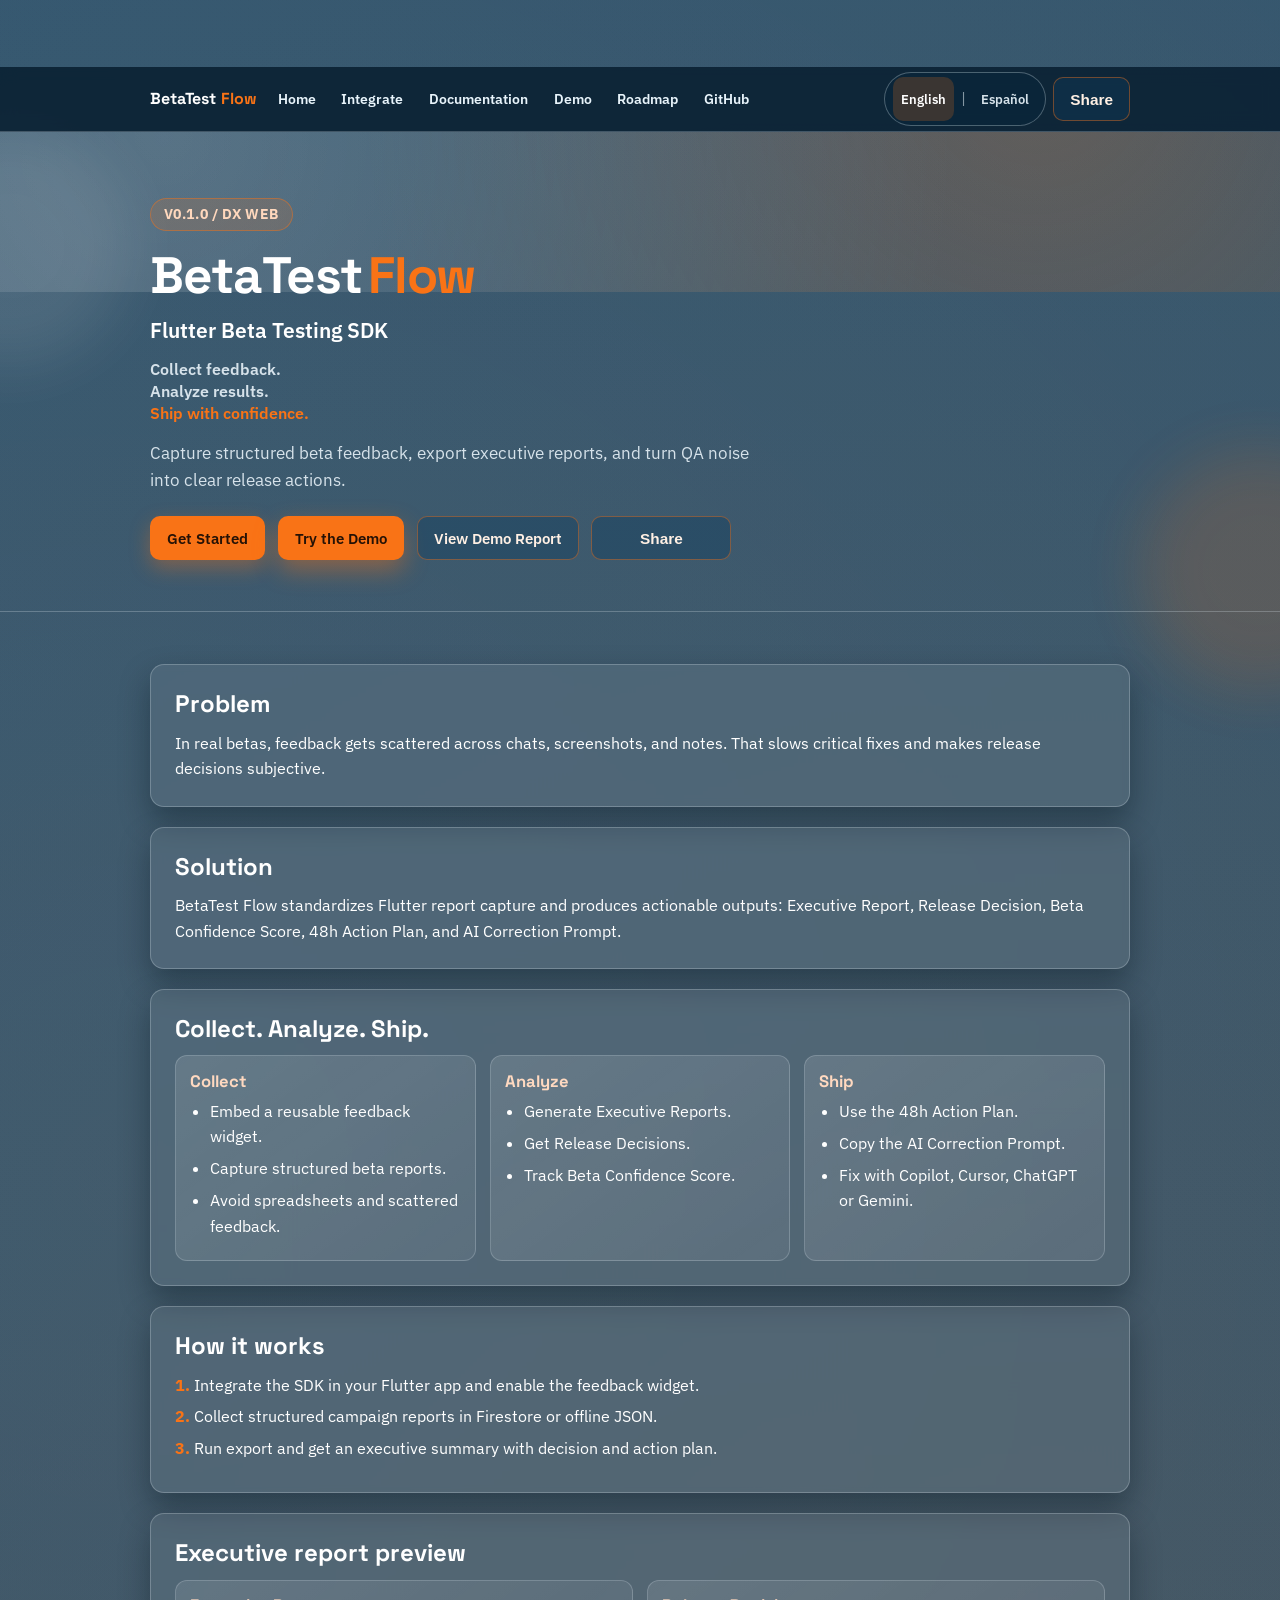
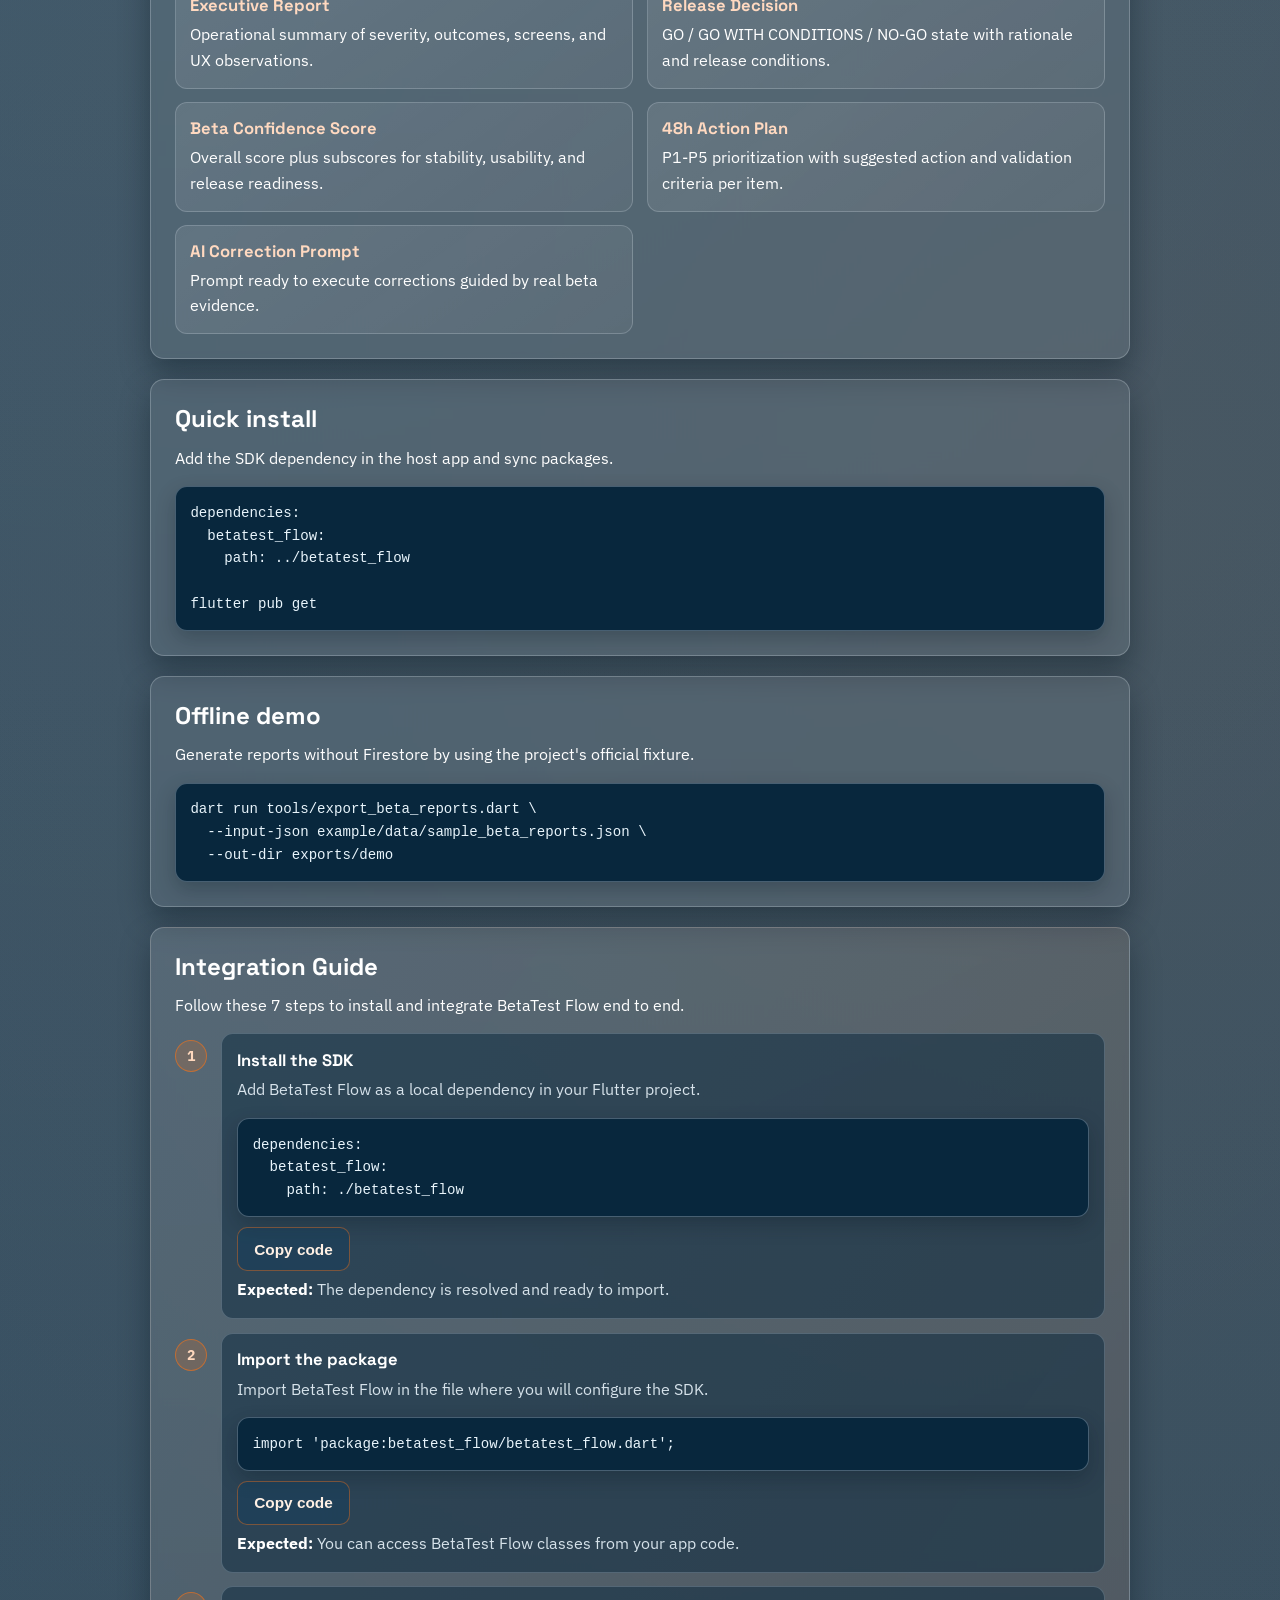
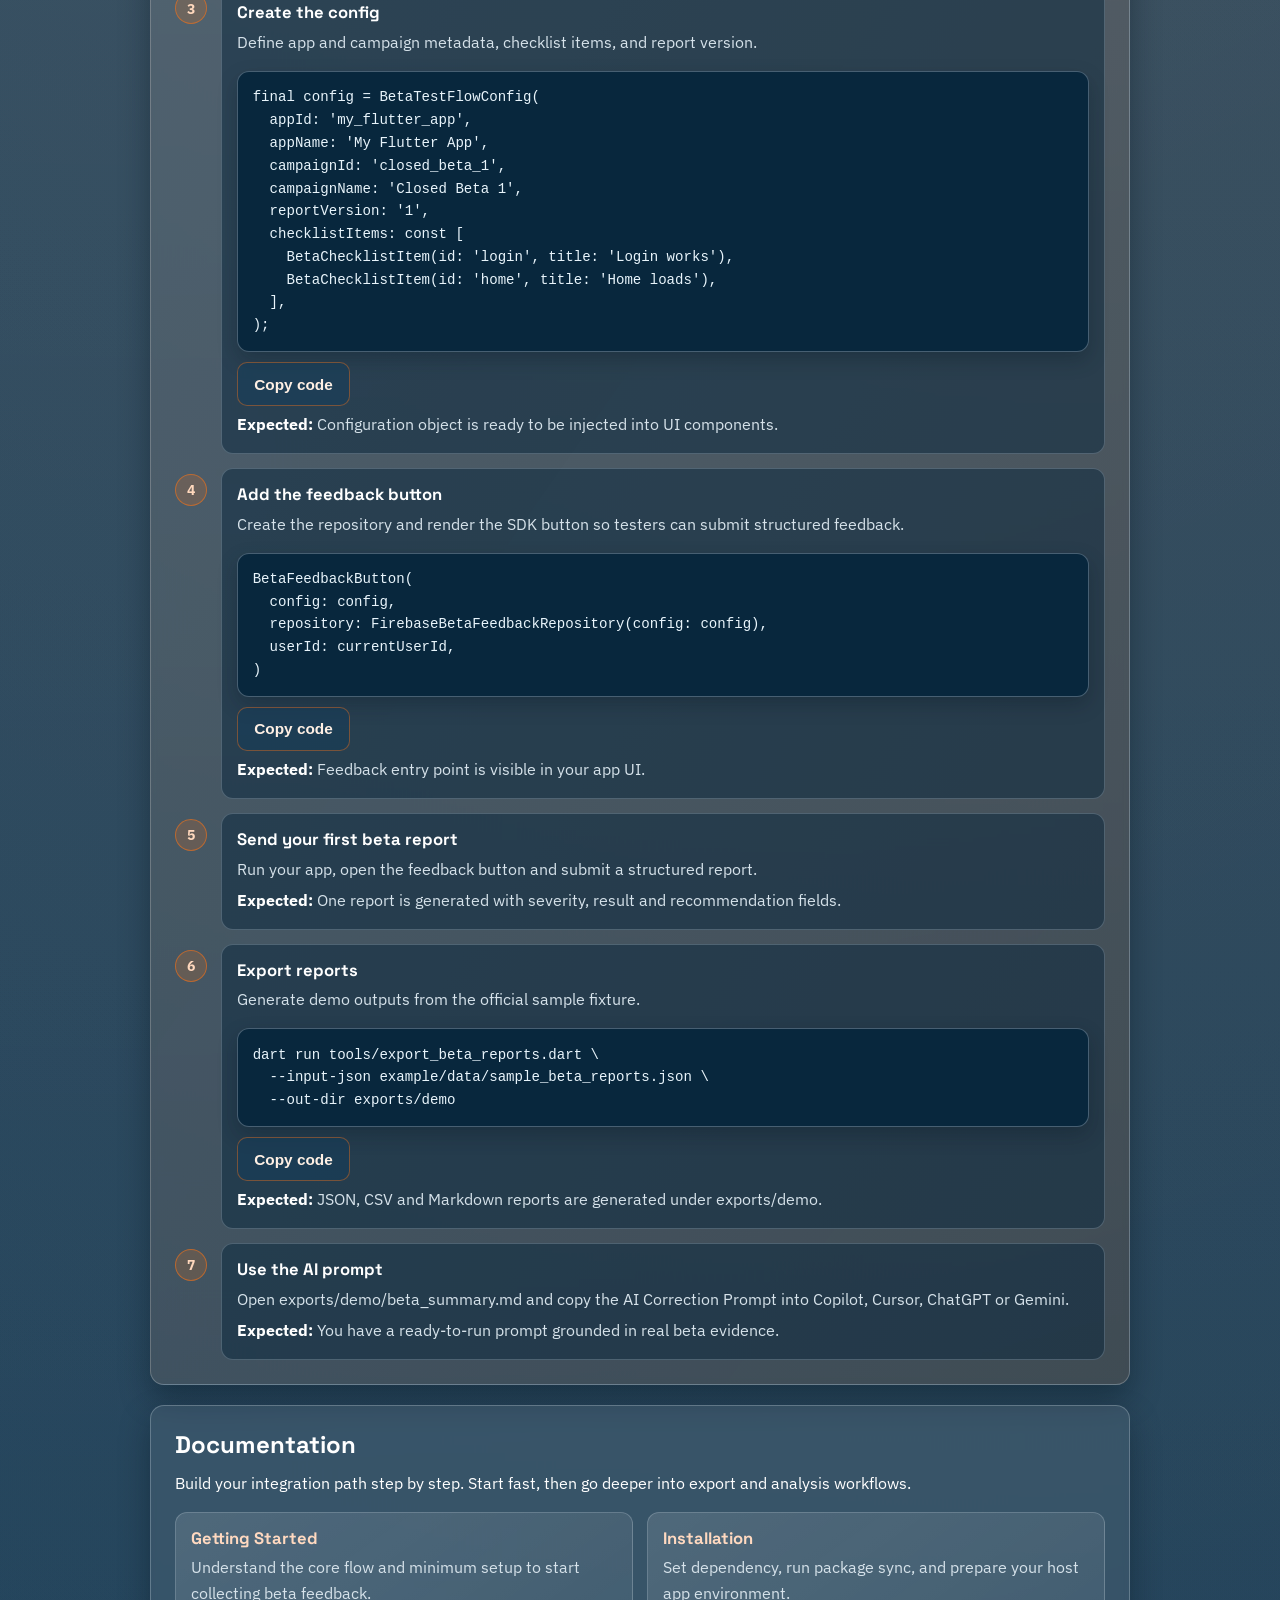
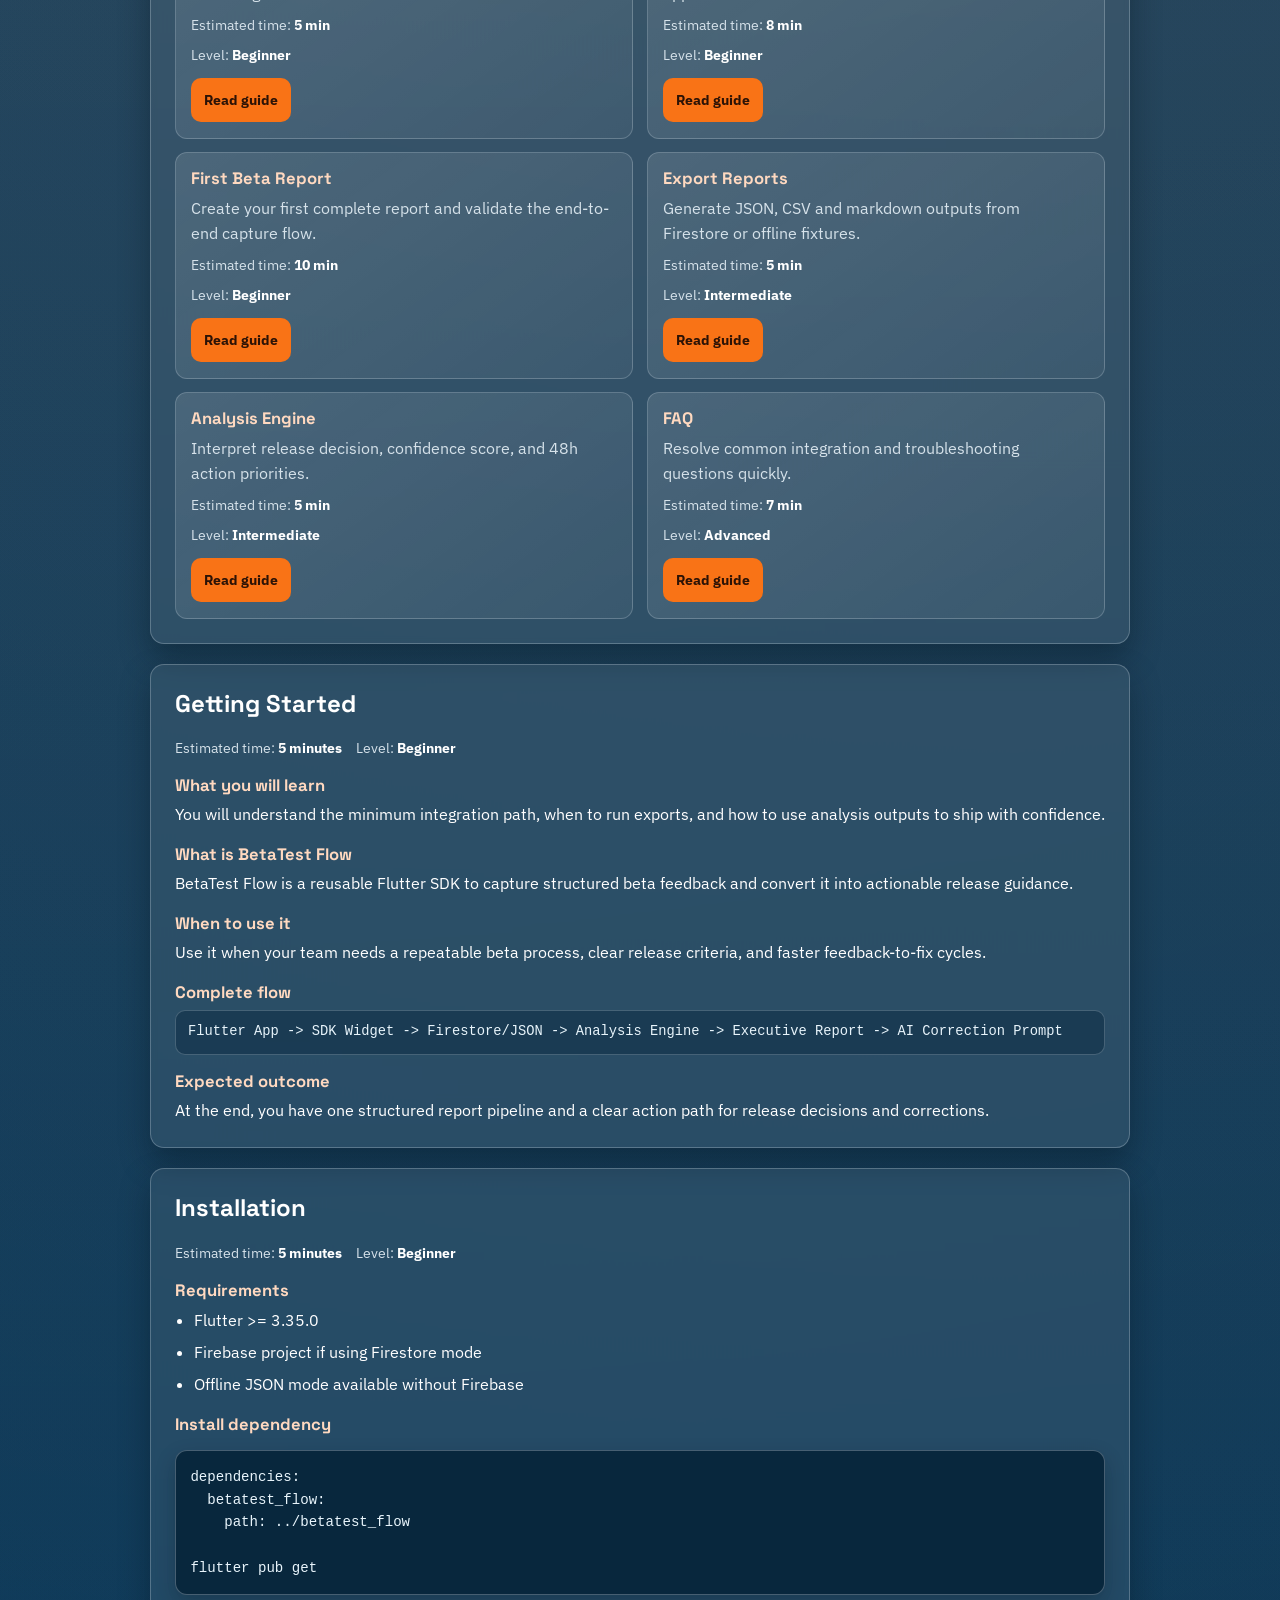
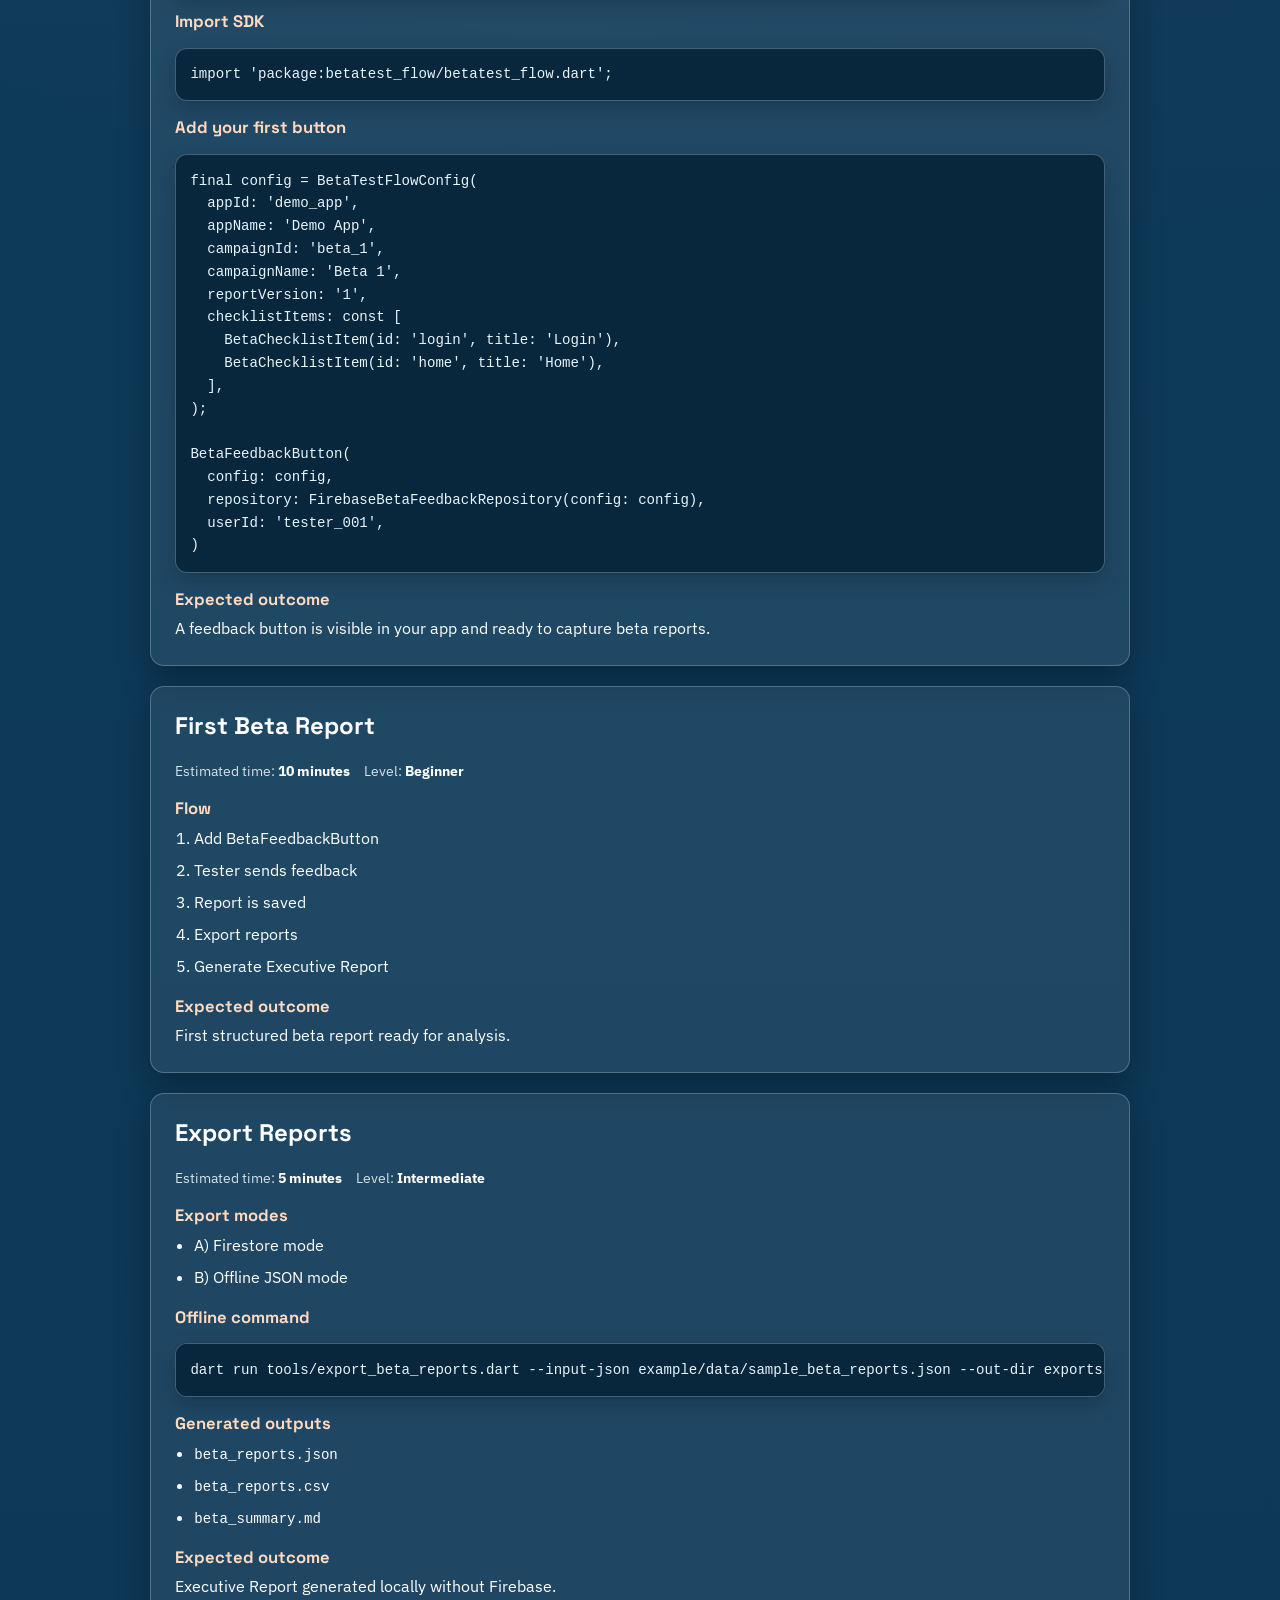
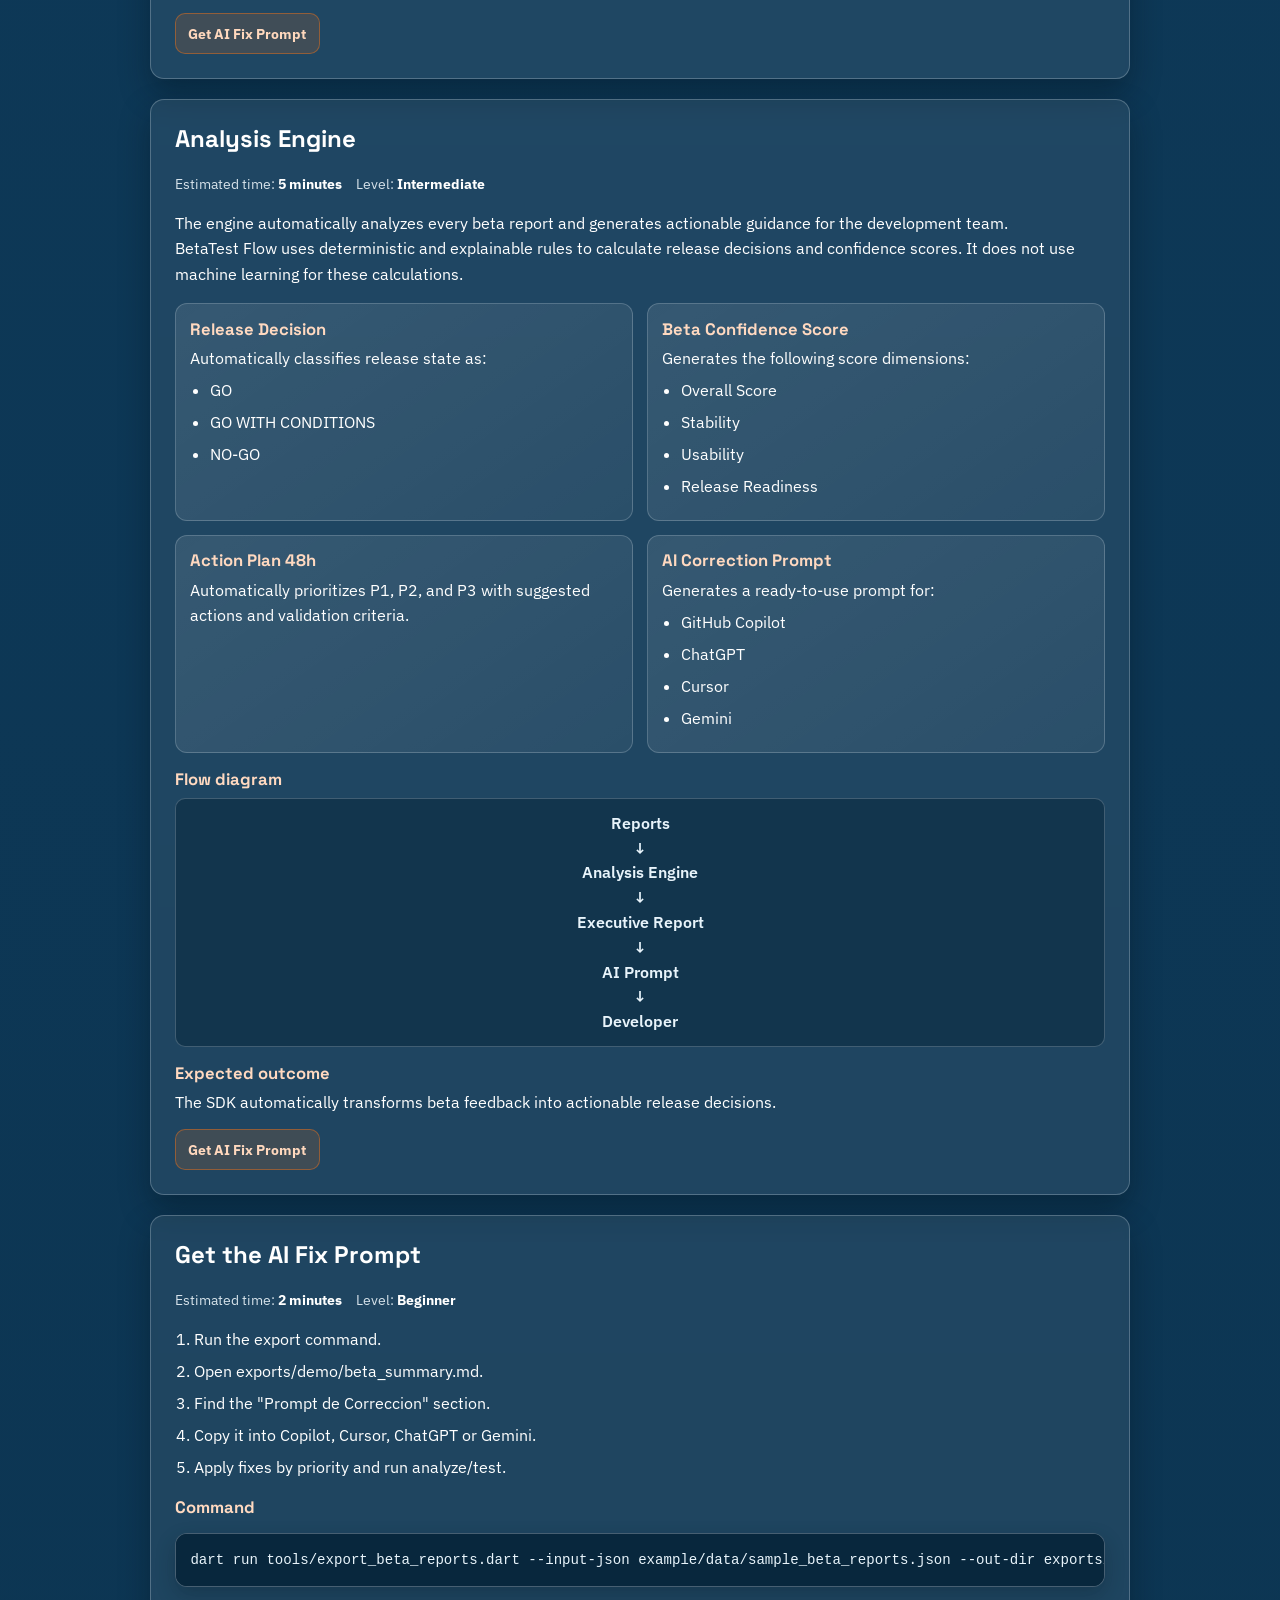
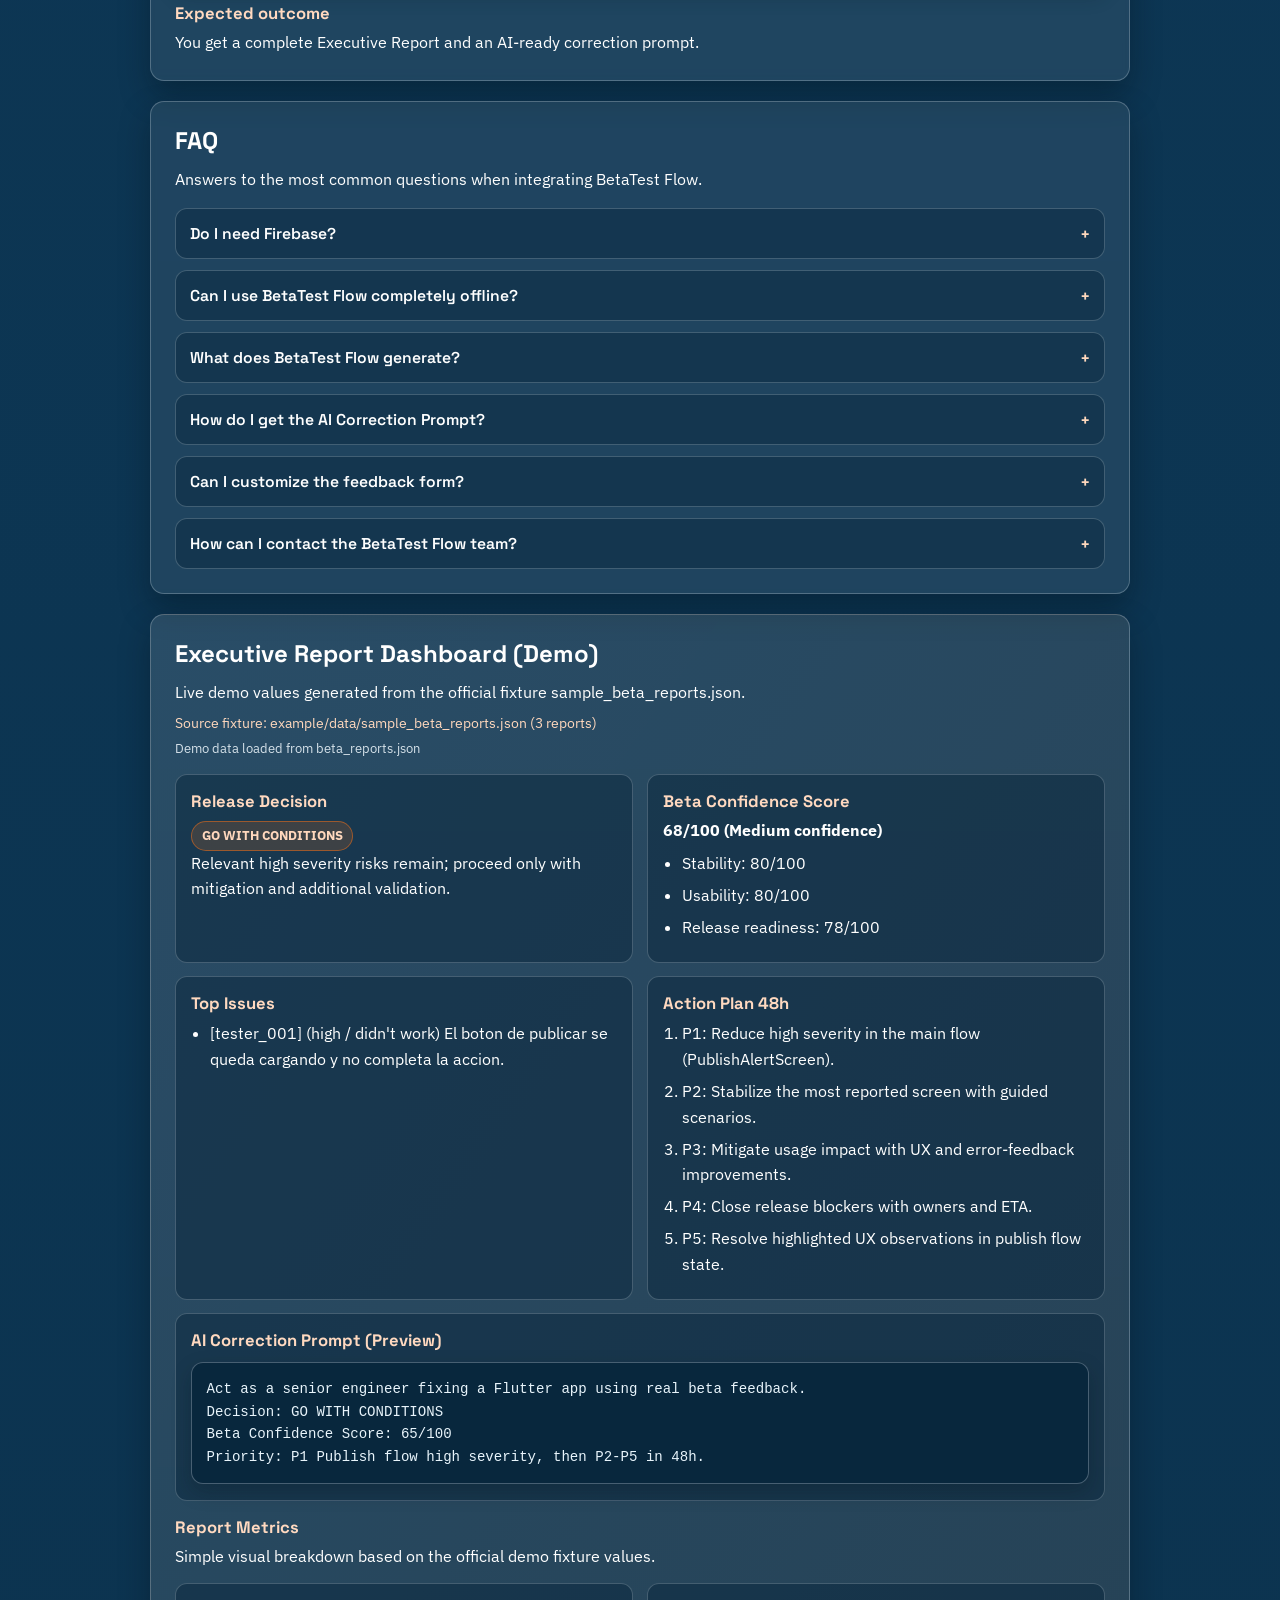
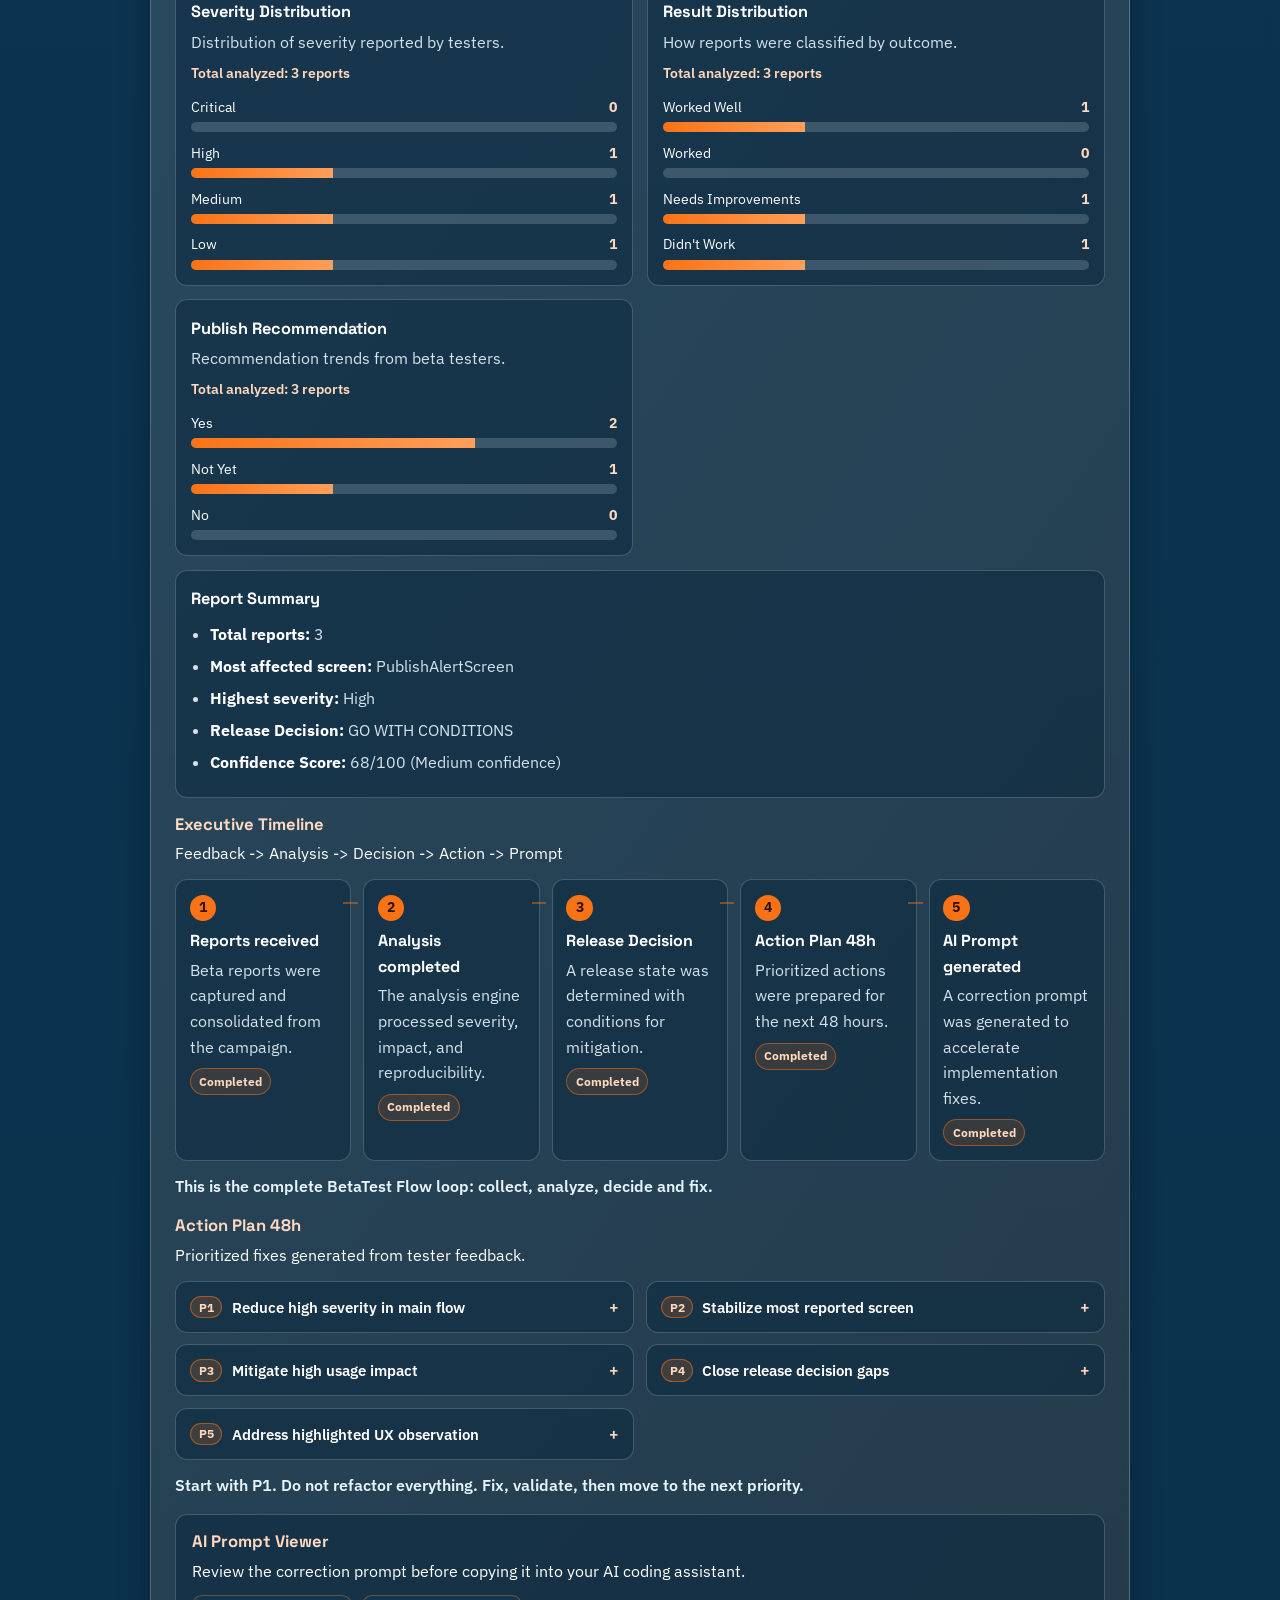
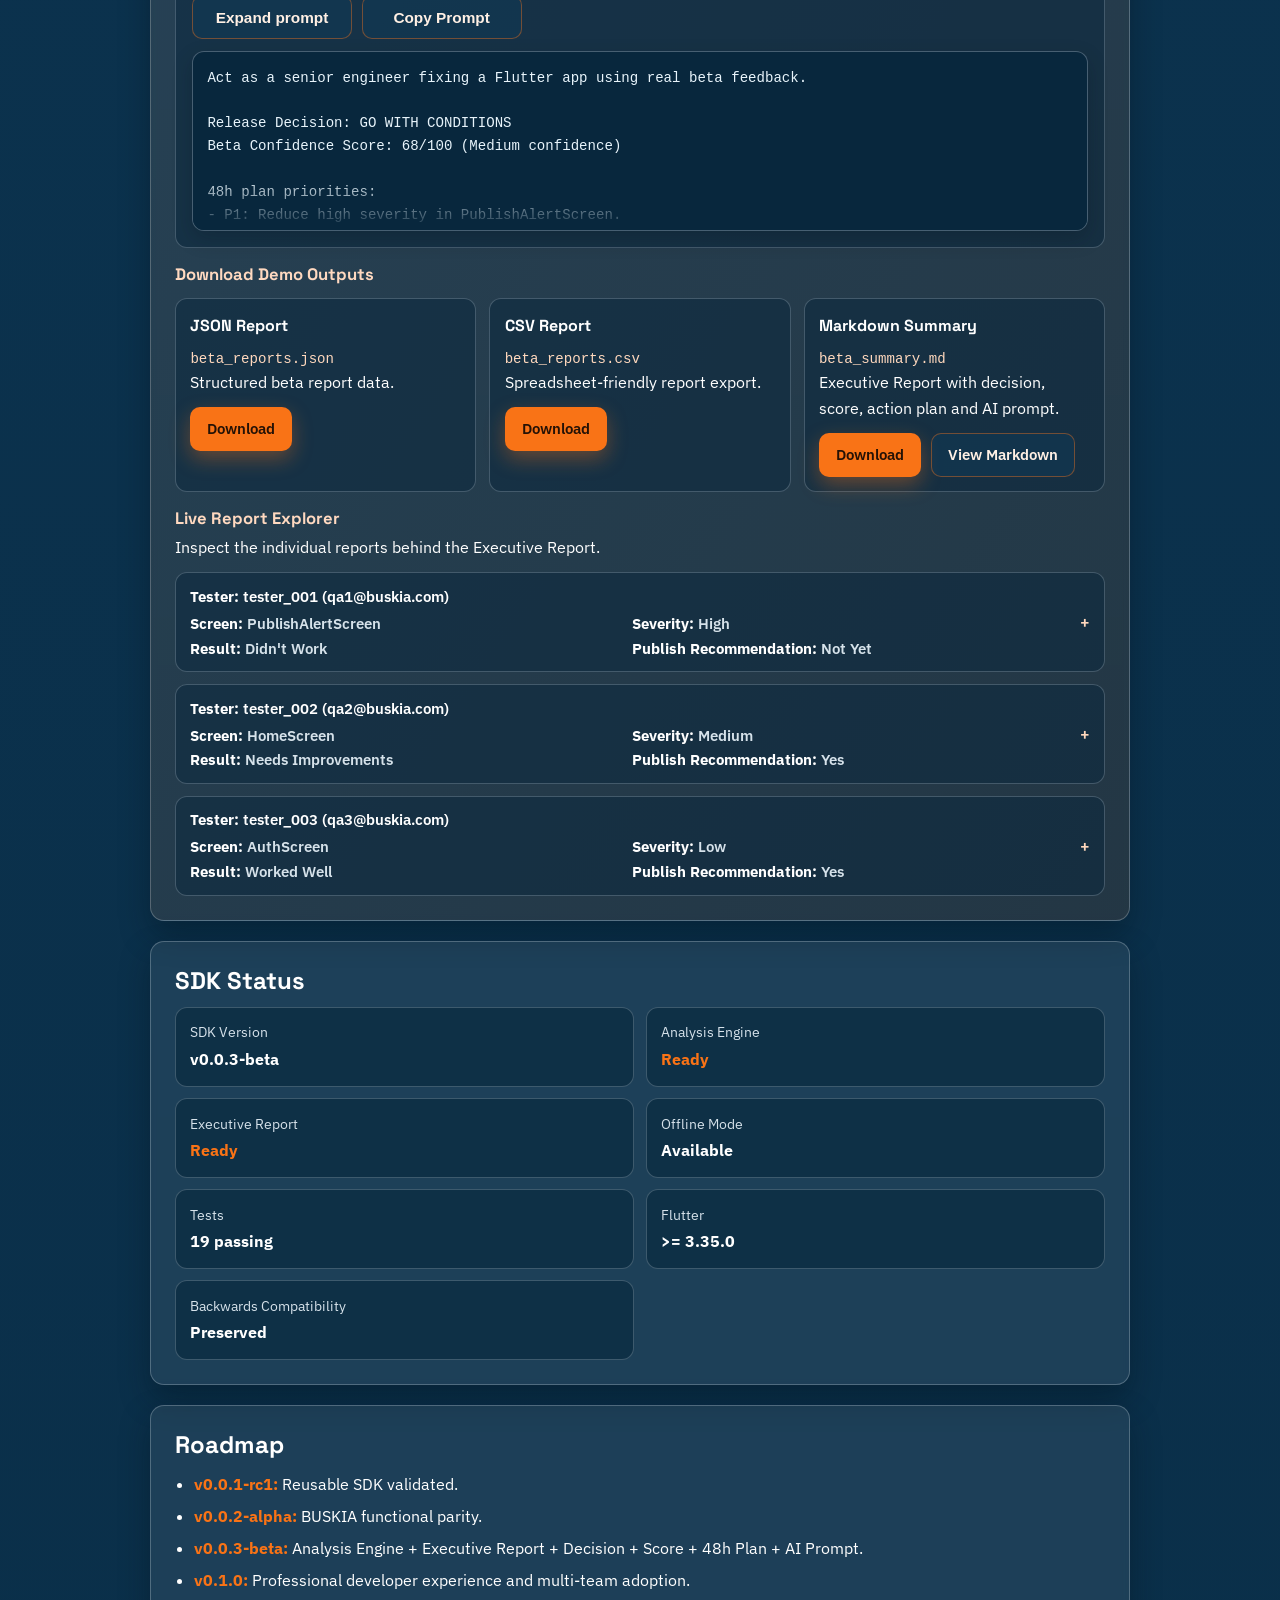
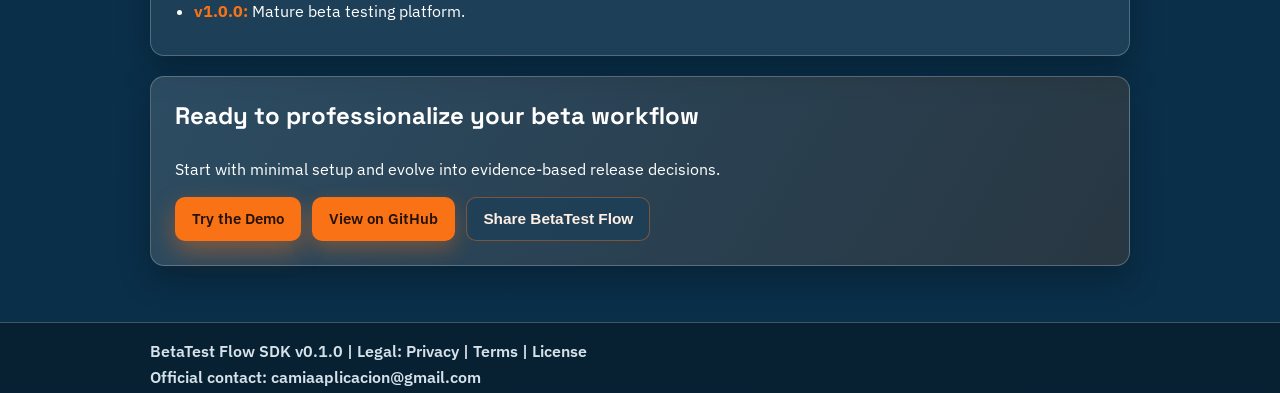
<file: hosting/index.html>
<!DOCTYPE html>
<html lang="en">
  <head>
    <meta charset="utf-8">
    <meta name="viewport" content="width=device-width, initial-scale=1">
    <title>BetaTest Flow | Flutter Beta Testing SDK</title>
    <meta id="meta-description" name="description" content="Collect structured beta feedback, generate executive reports and AI-powered fix prompts for Flutter applications.">
    <meta name="keywords" content="Flutter, Beta Testing, SDK, QA, Feedback, Firebase, Executive Report, AI Prompt">
    <meta name="author" content="BetaTest Flow">
    <meta name="theme-color" content="#0F3D5E">
    <meta name="color-scheme" content="dark light">
    <link rel="canonical" href="https://betatest-flow.web.app/">
    <link rel="alternate" hreflang="en" href="https://betatest-flow.web.app/">
    <link rel="alternate" hreflang="es" href="https://betatest-flow.web.app/?lang=es">

    <meta property="og:title" content="BetaTest Flow">
    <meta property="og:description" content="Flutter Beta Testing SDK">
    <meta property="og:type" content="website">
    <meta property="og:locale" content="en_US">
    <!-- TODO: Replace with final social preview image before public launch. -->
    <meta property="og:image" content="/images/social-preview.png">
    <meta property="og:url" content="https://betatest-flow.web.app/">

    <meta name="twitter:card" content="summary_large_image">
    <meta name="twitter:title" content="BetaTest Flow">
    <meta name="twitter:description" content="Flutter Beta Testing SDK">
    <meta name="twitter:image" content="/images/social-preview.png">

    <link rel="manifest" href="/manifest.json">
    <link rel="icon" href="/favicon.svg" type="image/svg+xml">
    <link rel="icon" href="/favicon.ico" sizes="any">
    <link rel="apple-touch-icon" href="/apple-touch-icon.png">
    <link rel="icon" type="image/png" sizes="192x192" href="/android-chrome-192x192.png">
    <link rel="icon" type="image/png" sizes="512x512" href="/android-chrome-512x512.png">
    <link rel="preconnect" href="https://fonts.googleapis.com">
    <link rel="preconnect" href="https://fonts.gstatic.com" crossorigin>
    <link rel="preload" href="styles.css" as="style">
    <link href="https://fonts.googleapis.com/css2?family=IBM+Plex+Sans:wght@400;500;600;700&family=Space+Grotesk:wght@500;600;700&display=swap" rel="stylesheet">
    <link rel="stylesheet" href="styles.css">
  </head>
  <body id="top">
    <div class="bg-orb bg-orb--left" aria-hidden="true"></div>
    <div class="bg-orb bg-orb--right" aria-hidden="true"></div>
    <div id="a11y-live-region" class="sr-only" role="status" aria-live="polite" aria-atomic="true"></div>

    <header class="top-nav">
      <div class="container top-nav__inner">
        <a class="top-nav__brand" href="#top" aria-label="BetaTest Flow home">
          <span class="brand-betatest">BetaTest</span>
          <span class="brand-flow">Flow</span>
        </a>

        <nav class="top-nav__links" aria-label="Primary">
          <a class="top-nav__link" href="#top" data-i18n="nav.home">Home</a>
          <a class="top-nav__link" href="#integration-guide" data-i18n="nav.integrate">Integrate</a>
          <a class="top-nav__link" href="#documentation" data-i18n="nav.documentation">Documentation</a>
          <a class="top-nav__link" href="#executive-report" data-i18n="nav.demo">Demo</a>
          <a class="top-nav__link" href="#roadmap" data-i18n="nav.roadmap">Roadmap</a>
          <a class="top-nav__link" href="https://github.com/camiaaplicacion-collab/betatest-flow" target="_blank" rel="noreferrer" data-i18n="nav.github">GitHub</a>
        </nav>

        <div class="top-nav__actions">
          <nav class="language-switch" aria-label="Language selector">
            <button class="language-switch__button" type="button" data-lang="en" aria-pressed="true">English</button>
            <span class="language-switch__separator" aria-hidden="true">|</span>
            <button class="language-switch__button" type="button" data-lang="es" aria-pressed="false">Español</button>
          </nav>
          <button class="btn btn--ghost top-nav__share" type="button" data-share-trigger data-i18n="share.hero">Share</button>
        </div>
      </div>
    </header>

    <header class="hero">
      <div class="hero__gradient" aria-hidden="true"></div>
      <div class="container hero__content">
        <div class="hero__top">
          <p class="badge">v0.1.0 / DX Web</p>
        </div>
        <h1 class="brand-wordmark"><span class="brand-betatest">BetaTest</span> <span class="brand-flow">Flow</span></h1>
        <p class="hero-subtitle" data-i18n="hero.subtitle">Flutter Beta Testing SDK</p>
        <p class="hero-flow" data-i18n-html="hero.flow">Collect feedback.<br>Analyze results.<br><span>Ship with confidence.</span></p>
        <p class="lead" data-i18n="hero.lead">Capture structured beta feedback, export executive reports, and turn QA noise into clear release actions.</p>
        <div class="hero__actions">
          <a class="btn btn--primary" href="#instalacion" data-i18n="hero.ctaStart">Get Started</a>
          <a class="btn btn--primary btn--demo" href="#executive-report" data-i18n="hero.ctaTryDemo">Try the Demo</a>
          <a class="btn btn--ghost" href="#informe" data-i18n="hero.ctaDemo">View Demo Report</a>
          <button class="btn btn--ghost share-btn" type="button" data-share-trigger data-i18n="share.hero">Share</button>
        </div>
      </div>
    </header>

    <main>
      <section id="problema" class="section container card">
        <h2 data-i18n="problem.title">Problem</h2>
        <p data-i18n="problem.body">In real betas, feedback gets scattered across chats, screenshots, and notes. That slows critical fixes and makes release decisions subjective.</p>
      </section>

      <section id="solucion" class="section container card">
        <h2 data-i18n="solution.title">Solution</h2>
        <p data-i18n="solution.body">BetaTest Flow standardizes Flutter report capture and produces actionable outputs: Executive Report, Release Decision, Beta Confidence Score, 48h Action Plan, and AI Correction Prompt.</p>
      </section>

      <section id="collect-analyze-ship" class="section container card">
        <h2 data-i18n="cas.title">Collect. Analyze. Ship.</h2>
        <div class="flow-grid">
          <article class="flow-card">
            <h3 data-i18n="cas.collect.title">Collect</h3>
            <ul>
              <li data-i18n="cas.collect.li1">Embed a reusable feedback widget.</li>
              <li data-i18n="cas.collect.li2">Capture structured beta reports.</li>
              <li data-i18n="cas.collect.li3">Avoid spreadsheets and scattered feedback.</li>
            </ul>
          </article>
          <article class="flow-card">
            <h3 data-i18n="cas.analyze.title">Analyze</h3>
            <ul>
              <li data-i18n="cas.analyze.li1">Generate Executive Reports.</li>
              <li data-i18n="cas.analyze.li2">Get Release Decisions.</li>
              <li data-i18n="cas.analyze.li3">Track Beta Confidence Score.</li>
            </ul>
          </article>
          <article class="flow-card">
            <h3 data-i18n="cas.ship.title">Ship</h3>
            <ul>
              <li data-i18n="cas.ship.li1">Use the 48h Action Plan.</li>
              <li data-i18n="cas.ship.li2">Copy the AI Correction Prompt.</li>
              <li data-i18n="cas.ship.li3">Fix with Copilot, Cursor, ChatGPT or Gemini.</li>
            </ul>
          </article>
        </div>
      </section>

      <section id="como-funciona" class="section container card">
        <h2 data-i18n="how.title">How it works</h2>
        <ol class="steps">
          <li data-i18n="how.li1">Integrate the SDK in your Flutter app and enable the feedback widget.</li>
          <li data-i18n="how.li2">Collect structured campaign reports in Firestore or offline JSON.</li>
          <li data-i18n="how.li3">Run export and get an executive summary with decision and action plan.</li>
        </ol>
      </section>

      <section id="informe" class="section container card">
        <h2 data-i18n="report.title">Executive report preview</h2>
        <div class="metrics-grid">
          <article class="metric-card">
            <h3>Executive Report</h3>
            <p data-i18n="report.exec">Operational summary of severity, outcomes, screens, and UX observations.</p>
          </article>
          <article class="metric-card">
            <h3>Release Decision</h3>
            <p data-i18n="report.decision">GO / GO WITH CONDITIONS / NO-GO state with rationale and release conditions.</p>
          </article>
          <article class="metric-card">
            <h3>Beta Confidence Score</h3>
            <p data-i18n="report.score">Overall score plus subscores for stability, usability, and release readiness.</p>
          </article>
          <article class="metric-card">
            <h3 data-i18n="report.planTitle">48h Action Plan</h3>
            <p data-i18n="report.planBody">P1-P5 prioritization with suggested action and validation criteria per item.</p>
          </article>
          <article class="metric-card">
            <h3>AI Correction Prompt</h3>
            <p data-i18n="report.prompt">Prompt ready to execute corrections guided by real beta evidence.</p>
          </article>
        </div>
      </section>

      <section id="instalacion" class="section container card">
        <h2 data-i18n="install.title">Quick install</h2>
        <p data-i18n="install.body">Add the SDK dependency in the host app and sync packages.</p>
        <pre><code>dependencies:
  betatest_flow:
    path: ../betatest_flow

flutter pub get</code></pre>
      </section>

      <section id="demo-offline" class="section container card">
        <h2 data-i18n="offline.title">Offline demo</h2>
        <p data-i18n="offline.body">Generate reports without Firestore by using the project's official fixture.</p>
        <pre><code>dart run tools/export_beta_reports.dart \
  --input-json example/data/sample_beta_reports.json \
  --out-dir exports/demo</code></pre>
      </section>

      <section id="integration-guide" class="section container card integration-guide">
        <h2 data-i18n="integrationGuide.title">Integration Guide</h2>
        <p data-i18n="integrationGuide.intro">Follow these 7 steps to install and integrate BetaTest Flow end to end.</p>

        <div class="integration-steps">
          <article class="integration-step">
            <span class="integration-step__number">1</span>
            <div class="integration-step__content">
              <h3 data-i18n="integrationGuide.step1.title">Install the SDK</h3>
              <p data-i18n="integrationGuide.step1.description">Add BetaTest Flow as a local dependency in your Flutter project.</p>
              <pre><code data-integration-code>dependencies:
  betatest_flow:
    path: ./betatest_flow</code></pre>
              <button class="btn btn--ghost integration-step__copy" type="button" data-copy-integration-code data-i18n="integrationGuide.copyButton">Copy code</button>
              <p class="integration-step__expected"><strong data-i18n="integrationGuide.expectedLabel">Expected:</strong> <span data-i18n="integrationGuide.step1.expected">The dependency is resolved and ready to import.</span></p>
            </div>
          </article>

          <article class="integration-step">
            <span class="integration-step__number">2</span>
            <div class="integration-step__content">
              <h3 data-i18n="integrationGuide.step2.title">Import the package</h3>
              <p data-i18n="integrationGuide.step2.description">Import BetaTest Flow in the file where you will configure the SDK.</p>
              <pre><code data-integration-code>import 'package:betatest_flow/betatest_flow.dart';</code></pre>
              <button class="btn btn--ghost integration-step__copy" type="button" data-copy-integration-code data-i18n="integrationGuide.copyButton">Copy code</button>
              <p class="integration-step__expected"><strong data-i18n="integrationGuide.expectedLabel">Expected:</strong> <span data-i18n="integrationGuide.step2.expected">You can access BetaTest Flow classes from your app code.</span></p>
            </div>
          </article>

          <article class="integration-step">
            <span class="integration-step__number">3</span>
            <div class="integration-step__content">
              <h3 data-i18n="integrationGuide.step3.title">Create the config</h3>
              <p data-i18n="integrationGuide.step3.description">Define app and campaign metadata, checklist items, and report version.</p>
              <pre><code data-integration-code>final config = BetaTestFlowConfig(
  appId: 'my_flutter_app',
  appName: 'My Flutter App',
  campaignId: 'closed_beta_1',
  campaignName: 'Closed Beta 1',
  reportVersion: '1',
  checklistItems: const [
    BetaChecklistItem(id: 'login', title: 'Login works'),
    BetaChecklistItem(id: 'home', title: 'Home loads'),
  ],
);</code></pre>
              <button class="btn btn--ghost integration-step__copy" type="button" data-copy-integration-code data-i18n="integrationGuide.copyButton">Copy code</button>
              <p class="integration-step__expected"><strong data-i18n="integrationGuide.expectedLabel">Expected:</strong> <span data-i18n="integrationGuide.step3.expected">Configuration object is ready to be injected into UI components.</span></p>
            </div>
          </article>

          <article class="integration-step">
            <span class="integration-step__number">4</span>
            <div class="integration-step__content">
              <h3 data-i18n="integrationGuide.step4.title">Add the feedback button</h3>
              <p data-i18n="integrationGuide.step4.description">Create the repository and render the SDK button so testers can submit structured feedback.</p>
              <pre><code data-integration-code>BetaFeedbackButton(
  config: config,
  repository: FirebaseBetaFeedbackRepository(config: config),
  userId: currentUserId,
)</code></pre>
              <button class="btn btn--ghost integration-step__copy" type="button" data-copy-integration-code data-i18n="integrationGuide.copyButton">Copy code</button>
              <p class="integration-step__expected"><strong data-i18n="integrationGuide.expectedLabel">Expected:</strong> <span data-i18n="integrationGuide.step4.expected">Feedback entry point is visible in your app UI.</span></p>
            </div>
          </article>

          <article class="integration-step">
            <span class="integration-step__number">5</span>
            <div class="integration-step__content">
              <h3 data-i18n="integrationGuide.step5.title">Send your first beta report</h3>
              <p data-i18n="integrationGuide.step5.description">Run your app, open the feedback button and submit a structured report.</p>
              <p class="integration-step__expected"><strong data-i18n="integrationGuide.expectedLabel">Expected:</strong> <span data-i18n="integrationGuide.step5.expected">One report is generated with severity, result and recommendation fields.</span></p>
            </div>
          </article>

          <article class="integration-step">
            <span class="integration-step__number">6</span>
            <div class="integration-step__content">
              <h3 data-i18n="integrationGuide.step6.title">Export reports</h3>
              <p data-i18n="integrationGuide.step6.description">Generate demo outputs from the official sample fixture.</p>
              <pre><code data-integration-code>dart run tools/export_beta_reports.dart \
  --input-json example/data/sample_beta_reports.json \
  --out-dir exports/demo</code></pre>
              <button class="btn btn--ghost integration-step__copy" type="button" data-copy-integration-code data-i18n="integrationGuide.copyButton">Copy code</button>
              <p class="integration-step__expected"><strong data-i18n="integrationGuide.expectedLabel">Expected:</strong> <span data-i18n="integrationGuide.step6.expected">JSON, CSV and Markdown reports are generated under exports/demo.</span></p>
            </div>
          </article>

          <article class="integration-step">
            <span class="integration-step__number">7</span>
            <div class="integration-step__content">
              <h3 data-i18n="integrationGuide.step7.title">Use the AI prompt</h3>
              <p data-i18n="integrationGuide.step7.description">Open exports/demo/beta_summary.md and copy the AI Correction Prompt into Copilot, Cursor, ChatGPT or Gemini.</p>
              <p class="integration-step__expected"><strong data-i18n="integrationGuide.expectedLabel">Expected:</strong> <span data-i18n="integrationGuide.step7.expected">You have a ready-to-run prompt grounded in real beta evidence.</span></p>
            </div>
          </article>
        </div>
      </section>

      <section id="documentation" class="section container card">
        <h2 data-i18n="documentation.title">Documentation</h2>
        <p data-i18n="documentation.intro">Build your integration path step by step. Start fast, then go deeper into export and analysis workflows.</p>
        <div class="docs-grid">
          <article class="doc-card">
            <h3 data-i18n="documentation.gettingStarted.title">Getting Started</h3>
            <p class="doc-card__description" data-i18n="documentation.gettingStarted.description">Understand the core flow and minimum setup to start collecting beta feedback.</p>
            <p class="doc-card__meta"><span data-i18n="documentation.estimatedTime">Estimated time</span>: <strong data-i18n="documentation.gettingStarted.time">5 min</strong></p>
            <p class="doc-card__meta"><span data-i18n="documentation.level">Level</span>: <strong data-i18n="documentation.gettingStarted.level">Beginner</strong></p>
            <a class="doc-card__button doc-card__button--link" href="#getting-started" data-i18n="documentation.readGuide">Read guide</a>
          </article>

          <article class="doc-card">
            <h3 data-i18n="documentation.installation.title">Installation</h3>
            <p class="doc-card__description" data-i18n="documentation.installation.description">Set dependency, run package sync, and prepare your host app environment.</p>
            <p class="doc-card__meta"><span data-i18n="documentation.estimatedTime">Estimated time</span>: <strong data-i18n="documentation.installation.time">8 min</strong></p>
            <p class="doc-card__meta"><span data-i18n="documentation.level">Level</span>: <strong data-i18n="documentation.installation.level">Beginner</strong></p>
            <a class="doc-card__button doc-card__button--link" href="#installation" data-i18n="documentation.readGuide">Read guide</a>
          </article>

          <article class="doc-card">
            <h3 data-i18n="documentation.firstReport.title">First Beta Report</h3>
            <p class="doc-card__description" data-i18n="documentation.firstReport.description">Create your first complete report and validate the end-to-end capture flow.</p>
            <p class="doc-card__meta"><span data-i18n="documentation.estimatedTime">Estimated time</span>: <strong data-i18n="documentation.firstReport.time">10 min</strong></p>
            <p class="doc-card__meta"><span data-i18n="documentation.level">Level</span>: <strong data-i18n="documentation.firstReport.level">Beginner</strong></p>
            <a class="doc-card__button doc-card__button--link" href="#first-report" data-i18n="documentation.readGuide">Read guide</a>
          </article>

          <article class="doc-card">
            <h3 data-i18n="documentation.exportReports.title">Export Reports</h3>
            <p class="doc-card__description" data-i18n="documentation.exportReports.description">Generate JSON, CSV and markdown outputs from Firestore or offline fixtures.</p>
            <p class="doc-card__meta"><span data-i18n="documentation.estimatedTime">Estimated time</span>: <strong data-i18n="documentation.exportReports.time">5 min</strong></p>
            <p class="doc-card__meta"><span data-i18n="documentation.level">Level</span>: <strong data-i18n="documentation.exportReports.level">Intermediate</strong></p>
            <a class="doc-card__button doc-card__button--link" href="#export-reports" data-i18n="documentation.readGuide">Read guide</a>
          </article>

          <article class="doc-card">
            <h3 data-i18n="documentation.analysisEngine.title">Analysis Engine</h3>
            <p class="doc-card__description" data-i18n="documentation.analysisEngine.description">Interpret release decision, confidence score, and 48h action priorities.</p>
            <p class="doc-card__meta"><span data-i18n="documentation.estimatedTime">Estimated time</span>: <strong data-i18n="documentation.analysisEngine.time">15 min</strong></p>
            <p class="doc-card__meta"><span data-i18n="documentation.level">Level</span>: <strong data-i18n="documentation.analysisEngine.level">Intermediate</strong></p>
            <a class="doc-card__button doc-card__button--link" href="#analysis-engine" data-i18n="documentation.readGuide">Read guide</a>
          </article>

          <article class="doc-card">
            <h3 data-i18n="documentation.faq.title">FAQ</h3>
            <p class="doc-card__description" data-i18n="documentation.faq.description">Resolve common integration and troubleshooting questions quickly.</p>
            <p class="doc-card__meta"><span data-i18n="documentation.estimatedTime">Estimated time</span>: <strong data-i18n="documentation.faq.time">7 min</strong></p>
            <p class="doc-card__meta"><span data-i18n="documentation.level">Level</span>: <strong data-i18n="documentation.faq.level">Advanced</strong></p>
            <a class="doc-card__button doc-card__button--link" href="#faq" data-i18n="documentation.readGuide">Read guide</a>
          </article>
        </div>
      </section>

      <section id="getting-started" class="section container card">
        <h2 data-i18n="gettingStarted.title">Getting Started</h2>
        <div class="getting-started-meta">
          <p class="doc-card__meta"><span data-i18n="gettingStarted.estimatedTimeLabel">Estimated time</span>: <strong data-i18n="gettingStarted.estimatedTimeValue">5 minutes</strong></p>
          <p class="doc-card__meta"><span data-i18n="gettingStarted.levelLabel">Level</span>: <strong data-i18n="gettingStarted.levelValue">Beginner</strong></p>
        </div>

        <div class="gs-block">
          <h3 data-i18n="gettingStarted.learnTitle">What you will learn</h3>
          <p data-i18n="gettingStarted.learnBody">You will understand the minimum integration path, when to run exports, and how to use analysis outputs to ship with confidence.</p>
        </div>

        <div class="gs-block">
          <h3 data-i18n="gettingStarted.whatIsTitle">What is BetaTest Flow</h3>
          <p data-i18n="gettingStarted.whatIsBody">BetaTest Flow is a reusable Flutter SDK to capture structured beta feedback and convert it into actionable release guidance.</p>
        </div>

        <div class="gs-block">
          <h3 data-i18n="gettingStarted.whenToUseTitle">When to use it</h3>
          <p data-i18n="gettingStarted.whenToUseBody">Use it when your team needs a repeatable beta process, clear release criteria, and faster feedback-to-fix cycles.</p>
        </div>

        <div class="gs-block">
          <h3 data-i18n="gettingStarted.flowTitle">Complete flow</h3>
          <p class="gs-flow-line" data-i18n="gettingStarted.flowLine">Flutter App -> SDK Widget -> Firestore/JSON -> Analysis Engine -> Executive Report -> AI Correction Prompt</p>
        </div>

        <div class="gs-block">
          <h3 data-i18n="gettingStarted.expectedTitle">Expected outcome</h3>
          <p data-i18n="gettingStarted.expectedBody">At the end, you have one structured report pipeline and a clear action path for release decisions and corrections.</p>
        </div>
      </section>

      <section id="installation" class="section container card">
        <h2 data-i18n="installationGuide.title">Installation</h2>
        <div class="getting-started-meta">
          <p class="doc-card__meta"><span data-i18n="installationGuide.estimatedTimeLabel">Estimated time</span>: <strong data-i18n="installationGuide.estimatedTimeValue">5 minutes</strong></p>
          <p class="doc-card__meta"><span data-i18n="installationGuide.levelLabel">Level</span>: <strong data-i18n="installationGuide.levelValue">Beginner</strong></p>
        </div>

        <div class="gs-block">
          <h3 data-i18n="installationGuide.requirementsTitle">Requirements</h3>
          <ul>
            <li data-i18n="installationGuide.req1">Flutter >= 3.35.0</li>
            <li data-i18n="installationGuide.req2">Firebase project if using Firestore mode</li>
            <li data-i18n="installationGuide.req3">Offline JSON mode available without Firebase</li>
          </ul>
        </div>

        <div class="gs-block">
          <h3 data-i18n="installationGuide.dependencyTitle">Install dependency</h3>
          <pre><code>dependencies:
  betatest_flow:
    path: ../betatest_flow

flutter pub get</code></pre>
        </div>

        <div class="gs-block">
          <h3 data-i18n="installationGuide.importTitle">Import SDK</h3>
          <pre><code>import 'package:betatest_flow/betatest_flow.dart';</code></pre>
        </div>

        <div class="gs-block">
          <h3 data-i18n="installationGuide.firstButtonTitle">Add your first button</h3>
          <pre><code>final config = BetaTestFlowConfig(
  appId: 'demo_app',
  appName: 'Demo App',
  campaignId: 'beta_1',
  campaignName: 'Beta 1',
  reportVersion: '1',
  checklistItems: const [
    BetaChecklistItem(id: 'login', title: 'Login'),
    BetaChecklistItem(id: 'home', title: 'Home'),
  ],
);

BetaFeedbackButton(
  config: config,
  repository: FirebaseBetaFeedbackRepository(config: config),
  userId: 'tester_001',
)</code></pre>
        </div>

        <div class="gs-block">
          <h3 data-i18n="installationGuide.expectedTitle">Expected outcome</h3>
          <p data-i18n="installationGuide.expectedBody">A feedback button is visible in your app and ready to capture beta reports.</p>
        </div>
      </section>

      <section id="first-report" class="section container card">
        <h2 data-i18n="firstReportGuide.title">First Beta Report</h2>
        <div class="getting-started-meta">
          <p class="doc-card__meta"><span data-i18n="firstReportGuide.estimatedTimeLabel">Estimated time</span>: <strong data-i18n="firstReportGuide.estimatedTimeValue">10 minutes</strong></p>
          <p class="doc-card__meta"><span data-i18n="firstReportGuide.levelLabel">Level</span>: <strong data-i18n="firstReportGuide.levelValue">Beginner</strong></p>
        </div>

        <div class="gs-block">
          <h3 data-i18n="firstReportGuide.flowTitle">Flow</h3>
          <ol>
            <li data-i18n="firstReportGuide.step1">Add BetaFeedbackButton</li>
            <li data-i18n="firstReportGuide.step2">Tester sends feedback</li>
            <li data-i18n="firstReportGuide.step3">Report is saved</li>
            <li data-i18n="firstReportGuide.step4">Export reports</li>
            <li data-i18n="firstReportGuide.step5">Generate Executive Report</li>
          </ol>
        </div>

        <div class="gs-block">
          <h3 data-i18n="firstReportGuide.expectedTitle">Expected outcome</h3>
          <p data-i18n="firstReportGuide.expectedBody">First structured beta report ready for analysis.</p>
        </div>
      </section>

      <section id="export-reports" class="section container card">
        <h2 data-i18n="exportReportsGuide.title">Export Reports</h2>
        <div class="getting-started-meta">
          <p class="doc-card__meta"><span data-i18n="exportReportsGuide.estimatedTimeLabel">Estimated time</span>: <strong data-i18n="exportReportsGuide.estimatedTimeValue">5 minutes</strong></p>
          <p class="doc-card__meta"><span data-i18n="exportReportsGuide.levelLabel">Level</span>: <strong data-i18n="exportReportsGuide.levelValue">Intermediate</strong></p>
        </div>

        <div class="gs-block">
          <h3 data-i18n="exportReportsGuide.modesTitle">Export modes</h3>
          <ul>
            <li data-i18n="exportReportsGuide.modeA">A) Firestore mode</li>
            <li data-i18n="exportReportsGuide.modeB">B) Offline JSON mode</li>
          </ul>
        </div>

        <div class="gs-block">
          <h3 data-i18n="exportReportsGuide.offlineCommandTitle">Offline command</h3>
          <pre><code>dart run tools/export_beta_reports.dart --input-json example/data/sample_beta_reports.json --out-dir exports/demo</code></pre>
        </div>

        <div class="gs-block">
          <h3 data-i18n="exportReportsGuide.outputsTitle">Generated outputs</h3>
          <ul>
            <li><code>beta_reports.json</code></li>
            <li><code>beta_reports.csv</code></li>
            <li><code>beta_summary.md</code></li>
          </ul>
        </div>

        <div class="gs-block">
          <h3 data-i18n="exportReportsGuide.expectedTitle">Expected outcome</h3>
          <p data-i18n="exportReportsGuide.expectedBody">Executive Report generated locally without Firebase.</p>
          <a class="guide-link" href="#get-ai-prompt" data-i18n="shared.getAiPromptCta">Get AI Fix Prompt</a>
        </div>
      </section>

      <section id="analysis-engine" class="section container card">
        <h2 data-i18n="analysisEngineGuide.title">Analysis Engine</h2>
        <div class="getting-started-meta">
          <p class="doc-card__meta"><span data-i18n="analysisEngineGuide.estimatedTimeLabel">Estimated time</span>: <strong data-i18n="analysisEngineGuide.estimatedTimeValue">5 minutes</strong></p>
          <p class="doc-card__meta"><span data-i18n="analysisEngineGuide.levelLabel">Level</span>: <strong data-i18n="analysisEngineGuide.levelValue">Intermediate</strong></p>
        </div>

        <div class="gs-block">
          <p data-i18n="analysisEngineGuide.intro">The engine automatically analyzes every beta report and generates actionable guidance for the development team.</p>
          <p data-i18n="analysisEngineGuide.transparencyNote">BetaTest Flow uses deterministic and explainable rules to calculate release decisions and confidence scores. It does not use machine learning for these calculations.</p>
        </div>

        <div class="ae-grid">
          <article class="metric-card">
            <h3 data-i18n="analysisEngineGuide.decisionTitle">Release Decision</h3>
            <p data-i18n="analysisEngineGuide.decisionBody">Automatically classifies release state as:</p>
            <ul>
              <li>GO</li>
              <li>GO WITH CONDITIONS</li>
              <li>NO-GO</li>
            </ul>
          </article>

          <article class="metric-card">
            <h3 data-i18n="analysisEngineGuide.scoreTitle">Beta Confidence Score</h3>
            <p data-i18n="analysisEngineGuide.scoreBody">Generates the following score dimensions:</p>
            <ul>
              <li>Overall Score</li>
              <li>Stability</li>
              <li>Usability</li>
              <li>Release Readiness</li>
            </ul>
          </article>

          <article class="metric-card">
            <h3 data-i18n="analysisEngineGuide.planTitle">Action Plan 48h</h3>
            <p data-i18n="analysisEngineGuide.planBody">Automatically prioritizes P1, P2, and P3 with suggested actions and validation criteria.</p>
          </article>

          <article class="metric-card">
            <h3 data-i18n="analysisEngineGuide.promptTitle">AI Correction Prompt</h3>
            <p data-i18n="analysisEngineGuide.promptBody">Generates a ready-to-use prompt for:</p>
            <ul>
              <li>GitHub Copilot</li>
              <li>ChatGPT</li>
              <li>Cursor</li>
              <li>Gemini</li>
            </ul>
          </article>
        </div>

        <div class="gs-block">
          <h3 data-i18n="analysisEngineGuide.diagramTitle">Flow diagram</h3>
          <p class="diagram-flow" data-i18n-html="analysisEngineGuide.diagramFlow">Reports<br>↓<br>Analysis Engine<br>↓<br>Executive Report<br>↓<br>AI Prompt<br>↓<br>Developer</p>
        </div>

        <div class="gs-block">
          <h3 data-i18n="analysisEngineGuide.expectedTitle">Expected outcome</h3>
          <p data-i18n="analysisEngineGuide.expectedBody">The SDK automatically transforms beta feedback into actionable release decisions.</p>
          <a class="guide-link" href="#get-ai-prompt" data-i18n="shared.getAiPromptCta">Get AI Fix Prompt</a>
        </div>
      </section>

      <section id="get-ai-prompt" class="section container card">
        <h2 data-i18n="aiPromptGuide.title">Get the AI Fix Prompt</h2>
        <div class="getting-started-meta">
          <p class="doc-card__meta"><span data-i18n="aiPromptGuide.estimatedTimeLabel">Estimated time</span>: <strong data-i18n="aiPromptGuide.estimatedTimeValue">2 minutes</strong></p>
          <p class="doc-card__meta"><span data-i18n="aiPromptGuide.levelLabel">Level</span>: <strong data-i18n="aiPromptGuide.levelValue">Beginner</strong></p>
        </div>

        <div class="gs-block">
          <ol>
            <li data-i18n="aiPromptGuide.step1">Run the export command.</li>
            <li data-i18n="aiPromptGuide.step2">Open exports/demo/beta_summary.md.</li>
            <li data-i18n="aiPromptGuide.step3">Find the "Prompt de Correccion" section.</li>
            <li data-i18n="aiPromptGuide.step4">Copy it into Copilot, Cursor, ChatGPT or Gemini.</li>
            <li data-i18n="aiPromptGuide.step5">Apply fixes by priority and run analyze/test.</li>
          </ol>
        </div>

        <div class="gs-block">
          <h3 data-i18n="aiPromptGuide.commandTitle">Command</h3>
          <pre><code>dart run tools/export_beta_reports.dart --input-json example/data/sample_beta_reports.json --out-dir exports/demo</code></pre>
        </div>

        <div class="gs-block">
          <h3 data-i18n="aiPromptGuide.expectedTitle">Expected outcome</h3>
          <p data-i18n="aiPromptGuide.expectedBody">You get a complete Executive Report and an AI-ready correction prompt.</p>
        </div>
      </section>

      <section id="faq" class="section container card">
        <h2 data-i18n="faqGuide.title">FAQ</h2>
        <p data-i18n="faqGuide.intro">Answers to the most common questions when integrating BetaTest Flow.</p>

        <div class="faq-list">
          <article class="faq-item">
            <h3>
              <button class="faq-question" type="button" data-faq-question aria-expanded="false" aria-controls="faq-panel-1">
                <span data-i18n="faqGuide.q1.question">Do I need Firebase?</span>
              </button>
            </h3>
            <div class="faq-answer" id="faq-panel-1" hidden>
              <div class="faq-answer__content" data-i18n-html="faqGuide.q1.answer">Firestore mode requires Firebase.<br>Offline JSON mode works without Firebase.</div>
            </div>
          </article>

          <article class="faq-item">
            <h3>
              <button class="faq-question" type="button" data-faq-question aria-expanded="false" aria-controls="faq-panel-2">
                <span data-i18n="faqGuide.q2.question">Can I use BetaTest Flow completely offline?</span>
              </button>
            </h3>
            <div class="faq-answer" id="faq-panel-2" hidden>
              <div class="faq-answer__content" data-i18n-html="faqGuide.q2.answer">Yes.<br>The SDK can export reports from JSON without connecting to Firestore.</div>
            </div>
          </article>

          <article class="faq-item">
            <h3>
              <button class="faq-question" type="button" data-faq-question aria-expanded="false" aria-controls="faq-panel-3">
                <span data-i18n="faqGuide.q3.question">What does BetaTest Flow generate?</span>
              </button>
            </h3>
            <div class="faq-answer" id="faq-panel-3" hidden>
              <div class="faq-answer__content" data-i18n-html="faqGuide.q3.answer">Executive Report<br>Release Decision<br>Beta Confidence Score<br>Action Plan 48h<br>AI Correction Prompt</div>
            </div>
          </article>

          <article class="faq-item">
            <h3>
              <button class="faq-question" type="button" data-faq-question aria-expanded="false" aria-controls="faq-panel-4">
                <span data-i18n="faqGuide.q4.question">How do I get the AI Correction Prompt?</span>
              </button>
            </h3>
            <div class="faq-answer" id="faq-panel-4" hidden>
              <div class="faq-answer__content" data-i18n-html="faqGuide.q4.answer">Run the export command,<br>open beta_summary.md,<br>copy the &quot;Prompt de Correccion&quot; section<br>and paste it into Copilot, ChatGPT, Cursor or Gemini.</div>
            </div>
          </article>

          <article class="faq-item">
            <h3>
              <button class="faq-question" type="button" data-faq-question aria-expanded="false" aria-controls="faq-panel-5">
                <span data-i18n="faqGuide.q5.question">Can I customize the feedback form?</span>
              </button>
            </h3>
            <div class="faq-answer" id="faq-panel-5" hidden>
              <div class="faq-answer__content" data-i18n-html="faqGuide.q5.answer">Yes.<br>Fields can be enabled or disabled through BetaTestFlowConfig.</div>
            </div>
          </article>

          <article class="faq-item">
            <h3>
              <button class="faq-question" type="button" data-faq-question aria-expanded="false" aria-controls="faq-panel-6">
                <span data-i18n="faqGuide.q6.question">How can I contact the BetaTest Flow team?</span>
              </button>
            </h3>
            <div class="faq-answer" id="faq-panel-6" hidden>
              <div class="faq-answer__content" data-i18n="faqGuide.q6.answer">camiaaplicacion@gmail.com</div>
            </div>
          </article>
        </div>
      </section>

      <section id="executive-report" class="section container card executive-dashboard">
        <h2 data-i18n="executiveReport.title">Executive Report Dashboard (Demo)</h2>
        <p data-i18n="executiveReport.intro">Live demo values generated from the official fixture sample_beta_reports.json.</p>
        <p class="executive-source" data-i18n="executiveReport.source">Source fixture: example/data/sample_beta_reports.json (3 reports)</p>
        <p class="executive-demo-status" data-demo-status aria-live="polite" data-i18n="executiveReport.demoStatus.loaded">Demo data loaded from beta_reports.json</p>

        <div class="executive-grid">
          <article class="executive-card">
            <h3 data-i18n="executiveReport.decision.title">Release Decision</h3>
            <p class="executive-badge" data-demo-release-decision data-i18n="executiveReport.decision.value">GO WITH CONDITIONS</p>
            <p data-demo-release-reason data-i18n="executiveReport.decision.reason">Relevant risks remain; proceed only with mitigation and additional validation.</p>
          </article>

          <article class="executive-card">
            <h3 data-i18n="executiveReport.score.title">Beta Confidence Score</h3>
            <p class="executive-score" data-demo-score-overall data-i18n="executiveReport.score.overall">65/100 (Medium confidence)</p>
            <ul>
              <li data-demo-score-stability data-i18n="executiveReport.score.stability">Stability: 80/100</li>
              <li data-demo-score-usability data-i18n="executiveReport.score.usability">Usability: 80/100</li>
              <li data-demo-score-readiness data-i18n="executiveReport.score.readiness">Release readiness: 78/100</li>
            </ul>
          </article>

          <article class="executive-card">
            <h3 data-i18n="executiveReport.topIssues.title">Top Issues</h3>
            <ul>
              <li data-demo-top-issue data-i18n="executiveReport.topIssues.issue1">[tester_001] (high / failed) Publish button keeps loading and does not complete.</li>
            </ul>
          </article>

          <article class="executive-card">
            <h3 data-i18n="executiveReport.actionPlan.title">Action Plan 48h</h3>
            <ol>
              <li data-demo-plan-short-1 data-i18n="executiveReport.actionPlan.p1">P1: Reduce high severity in main flow (PublishAlertScreen).</li>
              <li data-demo-plan-short-2 data-i18n="executiveReport.actionPlan.p2">P2: Stabilize most reported screen with guided scenarios.</li>
              <li data-demo-plan-short-3 data-i18n="executiveReport.actionPlan.p3">P3: Mitigate high usage impact with UX/error feedback improvements.</li>
              <li data-demo-plan-short-4 data-i18n="executiveReport.actionPlan.p4">P4: Close release blockers with owners and ETA.</li>
              <li data-demo-plan-short-5 data-i18n="executiveReport.actionPlan.p5">P5: Resolve highlighted UX ambiguity in publish flow state.</li>
            </ol>
          </article>

          <article class="executive-card executive-card--wide">
            <h3 data-i18n="executiveReport.aiPrompt.title">AI Correction Prompt (Preview)</h3>
            <pre class="executive-prompt"><code data-i18n="executiveReport.aiPrompt.preview">Act as a senior engineer fixing a Flutter app using real beta feedback.
Decision: GO WITH CONDITIONS
Beta Confidence Score: 65/100
Priority: P1 Publish flow high severity, then P2-P5 in 48h.</code></pre>
          </article>
        </div>

        <div class="report-metrics">
          <h3 data-i18n="executiveReport.metrics.title">Report Metrics</h3>
          <p data-i18n="executiveReport.metrics.intro">Simple visual breakdown based on the official demo fixture values.</p>

          <div class="report-metrics-grid">
            <article class="executive-card metric-chart">
              <h4 data-i18n="executiveReport.metrics.severity.title">Severity Distribution</h4>
              <p class="metric-chart__description" data-i18n="executiveReport.metrics.severity.description">Distribution of severity reported by testers.</p>
              <p class="metric-chart__total" data-i18n="executiveReport.metrics.severity.total">Total analyzed: 3 reports</p>
              <div class="metric-bars">
                <div class="metric-row">
                  <div class="metric-row__top"><span data-i18n="executiveReport.metrics.labels.critical">Critical</span><strong data-demo-severity-critical>0</strong></div>
                  <div class="metric-bar"><span class="metric-bar__fill" data-demo-bar-severity-critical style="--bar-value: 0%;"></span></div>
                </div>
                <div class="metric-row">
                  <div class="metric-row__top"><span data-i18n="executiveReport.metrics.labels.high">High</span><strong data-demo-severity-high>1</strong></div>
                  <div class="metric-bar"><span class="metric-bar__fill" data-demo-bar-severity-high style="--bar-value: 33.33%;"></span></div>
                </div>
                <div class="metric-row">
                  <div class="metric-row__top"><span data-i18n="executiveReport.metrics.labels.medium">Medium</span><strong data-demo-severity-medium>1</strong></div>
                  <div class="metric-bar"><span class="metric-bar__fill" data-demo-bar-severity-medium style="--bar-value: 33.33%;"></span></div>
                </div>
                <div class="metric-row">
                  <div class="metric-row__top"><span data-i18n="executiveReport.metrics.labels.low">Low</span><strong data-demo-severity-low>1</strong></div>
                  <div class="metric-bar"><span class="metric-bar__fill" data-demo-bar-severity-low style="--bar-value: 33.33%;"></span></div>
                </div>
              </div>
            </article>

            <article class="executive-card metric-chart">
              <h4 data-i18n="executiveReport.metrics.result.title">Result Distribution</h4>
              <p class="metric-chart__description" data-i18n="executiveReport.metrics.result.description">How reports were classified by outcome.</p>
              <p class="metric-chart__total" data-i18n="executiveReport.metrics.result.total">Total analyzed: 3 reports</p>
              <div class="metric-bars">
                <div class="metric-row">
                  <div class="metric-row__top"><span data-i18n="executiveReport.metrics.labels.workedWell">Worked Well</span><strong data-demo-result-workedwell>1</strong></div>
                  <div class="metric-bar"><span class="metric-bar__fill" data-demo-bar-result-workedwell style="--bar-value: 33.33%;"></span></div>
                </div>
                <div class="metric-row">
                  <div class="metric-row__top"><span data-i18n="executiveReport.metrics.labels.worked">Worked</span><strong data-demo-result-worked>0</strong></div>
                  <div class="metric-bar"><span class="metric-bar__fill" data-demo-bar-result-worked style="--bar-value: 0%;"></span></div>
                </div>
                <div class="metric-row">
                  <div class="metric-row__top"><span data-i18n="executiveReport.metrics.labels.needsImprovements">Needs Improvements</span><strong data-demo-result-needsimprovements>1</strong></div>
                  <div class="metric-bar"><span class="metric-bar__fill" data-demo-bar-result-needsimprovements style="--bar-value: 33.33%;"></span></div>
                </div>
                <div class="metric-row">
                  <div class="metric-row__top"><span data-i18n="executiveReport.metrics.labels.didntWork">Didn't Work</span><strong data-demo-result-didntwork>1</strong></div>
                  <div class="metric-bar"><span class="metric-bar__fill" data-demo-bar-result-didntwork style="--bar-value: 33.33%;"></span></div>
                </div>
              </div>
            </article>

            <article class="executive-card metric-chart">
              <h4 data-i18n="executiveReport.metrics.publish.title">Publish Recommendation</h4>
              <p class="metric-chart__description" data-i18n="executiveReport.metrics.publish.description">Recommendation trends from beta testers.</p>
              <p class="metric-chart__total" data-i18n="executiveReport.metrics.publish.total">Total analyzed: 3 reports</p>
              <div class="metric-bars">
                <div class="metric-row">
                  <div class="metric-row__top"><span data-i18n="executiveReport.metrics.labels.yes">Yes</span><strong data-demo-publish-yes>2</strong></div>
                  <div class="metric-bar"><span class="metric-bar__fill" data-demo-bar-publish-yes style="--bar-value: 66.67%;"></span></div>
                </div>
                <div class="metric-row">
                  <div class="metric-row__top"><span data-i18n="executiveReport.metrics.labels.notYet">Not Yet</span><strong data-demo-publish-notyet>1</strong></div>
                  <div class="metric-bar"><span class="metric-bar__fill" data-demo-bar-publish-notyet style="--bar-value: 33.33%;"></span></div>
                </div>
                <div class="metric-row">
                  <div class="metric-row__top"><span data-i18n="executiveReport.metrics.labels.no">No</span><strong data-demo-publish-no>0</strong></div>
                  <div class="metric-bar"><span class="metric-bar__fill" data-demo-bar-publish-no style="--bar-value: 0%;"></span></div>
                </div>
              </div>
            </article>

            <article class="executive-card metric-summary">
              <h4 data-i18n="executiveReport.metrics.summary.title">Report Summary</h4>
              <ul>
                <li><strong data-i18n="executiveReport.metrics.summary.totalReportsLabel">Total reports:</strong> <span data-demo-summary-total data-i18n="executiveReport.metrics.summary.totalReportsValue">3</span></li>
                <li><strong data-i18n="executiveReport.metrics.summary.mostAffectedScreenLabel">Most affected screen:</strong> <span data-demo-summary-screen data-i18n="executiveReport.metrics.summary.mostAffectedScreenValue">PublishAlertScreen</span></li>
                <li><strong data-i18n="executiveReport.metrics.summary.highestSeverityLabel">Highest severity:</strong> <span data-demo-summary-severity data-i18n="executiveReport.metrics.summary.highestSeverityValue">High</span></li>
                <li><strong data-i18n="executiveReport.metrics.summary.releaseDecisionLabel">Release Decision:</strong> <span data-demo-summary-decision data-i18n="executiveReport.metrics.summary.releaseDecisionValue">GO WITH CONDITIONS</span></li>
                <li><strong data-i18n="executiveReport.metrics.summary.confidenceScoreLabel">Confidence Score:</strong> <span data-demo-summary-score data-i18n="executiveReport.metrics.summary.confidenceScoreValue">65/100 (Medium confidence)</span></li>
              </ul>
            </article>
          </div>
        </div>

        <div class="executive-timeline">
          <h3 data-i18n="executiveReport.timeline.title">Executive Timeline</h3>
          <p data-i18n="executiveReport.timeline.intro">Feedback -> Analysis -> Decision -> Action -> Prompt</p>

          <div class="timeline-track">
            <article class="timeline-step">
              <div class="timeline-step__marker">1</div>
              <h4 data-i18n="executiveReport.timeline.step1.title">Reports received</h4>
              <p data-i18n="executiveReport.timeline.step1.description">Beta reports were captured and consolidated from the campaign.</p>
              <span class="timeline-step__status" data-i18n="executiveReport.timeline.completed">Completed</span>
            </article>

            <article class="timeline-step">
              <div class="timeline-step__marker">2</div>
              <h4 data-i18n="executiveReport.timeline.step2.title">Analysis completed</h4>
              <p data-i18n="executiveReport.timeline.step2.description">The analysis engine processed severity, impact, and reproducibility.</p>
              <span class="timeline-step__status" data-i18n="executiveReport.timeline.completed">Completed</span>
            </article>

            <article class="timeline-step">
              <div class="timeline-step__marker">3</div>
              <h4 data-i18n="executiveReport.timeline.step3.title">Release Decision</h4>
              <p data-i18n="executiveReport.timeline.step3.description">A release state was determined with conditions for mitigation.</p>
              <span class="timeline-step__status" data-i18n="executiveReport.timeline.completed">Completed</span>
            </article>

            <article class="timeline-step">
              <div class="timeline-step__marker">4</div>
              <h4 data-i18n="executiveReport.timeline.step4.title">Action Plan 48h</h4>
              <p data-i18n="executiveReport.timeline.step4.description">Prioritized actions were prepared for the next 48 hours.</p>
              <span class="timeline-step__status" data-i18n="executiveReport.timeline.completed">Completed</span>
            </article>

            <article class="timeline-step">
              <div class="timeline-step__marker">5</div>
              <h4 data-i18n="executiveReport.timeline.step5.title">AI Prompt generated</h4>
              <p data-i18n="executiveReport.timeline.step5.description">A correction prompt was generated to accelerate implementation fixes.</p>
              <span class="timeline-step__status" data-i18n="executiveReport.timeline.completed">Completed</span>
            </article>
          </div>

          <p class="timeline-loop" data-i18n="executiveReport.timeline.loop">This is the complete BetaTest Flow loop: collect, analyze, decide and fix.</p>
        </div>

        <div class="action-plan-48h">
          <h3 data-i18n="executiveReport.actionPlanExpanded.title">Action Plan 48h</h3>
          <p data-i18n="executiveReport.actionPlanExpanded.intro">Prioritized fixes generated from tester feedback.</p>

          <div class="action-plan-list">
            <article class="action-item">
              <h4>
                <button class="action-item__trigger" type="button" data-action-plan-trigger aria-expanded="false" aria-controls="ap-panel-1">
                  <span class="action-item__priority">P1</span>
                  <span data-i18n="executiveReport.actionPlanExpanded.p1.title">Reduce high severity in main flow</span>
                </button>
              </h4>
              <div class="action-item__panel" id="ap-panel-1" hidden>
                <p><strong data-i18n="executiveReport.actionPlanExpanded.labels.reason">Reason:</strong> <span data-i18n="executiveReport.actionPlanExpanded.p1.reason">There is one high severity report affecting functional stability.</span></p>
                <p><strong data-i18n="executiveReport.actionPlanExpanded.labels.action">Suggested action:</strong> <span data-i18n="executiveReport.actionPlanExpanded.p1.action">Prioritize fixes in frequent routes and reinforce error/retry handling.</span></p>
                <p><strong data-i18n="executiveReport.actionPlanExpanded.labels.validation">Expected validation:</strong> <span data-i18n="executiveReport.actionPlanExpanded.p1.validation">Run smoke suite on core flows and verify no regressions.</span></p>
              </div>
            </article>

            <article class="action-item">
              <h4>
                <button class="action-item__trigger" type="button" data-action-plan-trigger aria-expanded="false" aria-controls="ap-panel-2">
                  <span class="action-item__priority">P2</span>
                  <span data-i18n="executiveReport.actionPlanExpanded.p2.title">Stabilize most reported screen</span>
                </button>
              </h4>
              <div class="action-item__panel" id="ap-panel-2" hidden>
                <p><strong data-i18n="executiveReport.actionPlanExpanded.labels.reason">Reason:</strong> <span data-i18n="executiveReport.actionPlanExpanded.p2.reason">PublishAlertScreen concentrates key reports and deserves early focus.</span></p>
                <p><strong data-i18n="executiveReport.actionPlanExpanded.labels.action">Suggested action:</strong> <span data-i18n="executiveReport.actionPlanExpanded.p2.action">Audit events, states and errors in PublishAlertScreen to reduce friction.</span></p>
                <p><strong data-i18n="executiveReport.actionPlanExpanded.labels.validation">Expected validation:</strong> <span data-i18n="executiveReport.actionPlanExpanded.p2.validation">Run guided manual checks in PublishAlertScreen with at least 3 real scenarios.</span></p>
              </div>
            </article>

            <article class="action-item">
              <h4>
                <button class="action-item__trigger" type="button" data-action-plan-trigger aria-expanded="false" aria-controls="ap-panel-3">
                  <span class="action-item__priority">P3</span>
                  <span data-i18n="executiveReport.actionPlanExpanded.p3.title">Mitigate high usage impact</span>
                </button>
              </h4>
              <div class="action-item__panel" id="ap-panel-3" hidden>
                <p><strong data-i18n="executiveReport.actionPlanExpanded.labels.reason">Reason:</strong> <span data-i18n="executiveReport.actionPlanExpanded.p3.reason">There is one report indicating strong impact on usage continuity.</span></p>
                <p><strong data-i18n="executiveReport.actionPlanExpanded.labels.action">Suggested action:</strong> <span data-i18n="executiveReport.actionPlanExpanded.p3.action">Resolve flow/UX blockers and improve visual feedback in high-risk operations.</span></p>
                <p><strong data-i18n="executiveReport.actionPlanExpanded.labels.validation">Expected validation:</strong> <span data-i18n="executiveReport.actionPlanExpanded.p3.validation">Compare before/after with beta testers and confirm perceived flow improvement.</span></p>
              </div>
            </article>

            <article class="action-item">
              <h4>
                <button class="action-item__trigger" type="button" data-action-plan-trigger aria-expanded="false" aria-controls="ap-panel-4">
                  <span class="action-item__priority">P4</span>
                  <span data-i18n="executiveReport.actionPlanExpanded.p4.title">Close release decision gaps</span>
                </button>
              </h4>
              <div class="action-item__panel" id="ap-panel-4" hidden>
                <p><strong data-i18n="executiveReport.actionPlanExpanded.labels.reason">Reason:</strong> <span data-i18n="executiveReport.actionPlanExpanded.p4.reason">There are release friction signals from tester recommendations.</span></p>
                <p><strong data-i18n="executiveReport.actionPlanExpanded.labels.action">Suggested action:</strong> <span data-i18n="executiveReport.actionPlanExpanded.p4.action">Convert non-release recommendations into a fix checklist with owners and ETA.</span></p>
                <p><strong data-i18n="executiveReport.actionPlanExpanded.labels.validation">Expected validation:</strong> <span data-i18n="executiveReport.actionPlanExpanded.p4.validation">Re-run beta export and confirm reduction of negative recommendations.</span></p>
              </div>
            </article>

            <article class="action-item">
              <h4>
                <button class="action-item__trigger" type="button" data-action-plan-trigger aria-expanded="false" aria-controls="ap-panel-5">
                  <span class="action-item__priority">P5</span>
                  <span data-i18n="executiveReport.actionPlanExpanded.p5.title">Address highlighted UX observation</span>
                </button>
              </h4>
              <div class="action-item__panel" id="ap-panel-5" hidden>
                <p><strong data-i18n="executiveReport.actionPlanExpanded.labels.reason">Reason:</strong> <span data-i18n="executiveReport.actionPlanExpanded.p5.reason">The flow does not clearly indicate whether send failed or is still in progress.</span></p>
                <p><strong data-i18n="executiveReport.actionPlanExpanded.labels.action">Suggested action:</strong> <span data-i18n="executiveReport.actionPlanExpanded.p5.action">Apply targeted UX adjustment and document criteria for future consistency.</span></p>
                <p><strong data-i18n="executiveReport.actionPlanExpanded.labels.validation">Expected validation:</strong> <span data-i18n="executiveReport.actionPlanExpanded.p5.validation">Validate with a quick qualitative test that users understand the improved state.</span></p>
              </div>
            </article>
          </div>

          <p class="action-plan-microcopy" data-i18n="executiveReport.actionPlanExpanded.microcopy">Start with P1. Do not refactor everything. Fix, validate, then move to the next priority.</p>
        </div>

        <div class="ai-prompt-viewer">
          <h3 data-i18n="executiveReport.promptViewer.title">AI Prompt Viewer</h3>
          <p data-i18n="executiveReport.promptViewer.description">Review the correction prompt before copying it into your AI coding assistant.</p>

          <div class="ai-prompt-viewer__actions">
            <button class="btn btn--ghost ai-prompt-viewer__btn" type="button" data-ai-prompt-toggle aria-expanded="false" aria-controls="ai-prompt-preview" data-i18n="executiveReport.promptViewer.expand">Expand prompt</button>
            <button class="btn btn--ghost ai-prompt-viewer__btn" type="button" data-ai-prompt-copy data-i18n="executiveReport.promptViewer.copy">Copy Prompt</button>
          </div>

          <pre class="ai-prompt-viewer__preview is-collapsed" id="ai-prompt-preview" data-ai-prompt-preview><code data-demo-prompt-text data-i18n="executiveReport.promptViewer.promptText">Act as a senior engineer fixing a Flutter app using real beta feedback.

Release Decision: GO WITH CONDITIONS
Beta Confidence Score: 65/100 (Medium confidence)

48h Plan priorities:
- P1: Reduce high severity in main flow.
- P2: Stabilize most reported screen.
- P3: Mitigate high usage impact.
- P4: Close release decision gaps.
- P5: Address highlighted UX observation.

Mandatory constraints:
- Do not do a general refactor.
- Fix by 48h priority order.
- Keep backwards compatibility.
- Run analyze and tests at the end.

Expected response format:
1. Modified files.
2. Cause.
3. Solution.
4. Validation (including analyze/tests).</code></pre>
        </div>

        <div class="download-outputs">
          <h3 data-i18n="executiveReport.downloadOutputs.title">Download Demo Outputs</h3>

          <div class="download-grid">
            <article class="download-card">
              <h4 data-i18n="executiveReport.downloadOutputs.json.title">JSON Report</h4>
              <p class="download-card__filename"><code>beta_reports.json</code></p>
              <p data-i18n="executiveReport.downloadOutputs.json.description">Structured beta report data.</p>
              <div class="download-card__actions">
                <a class="btn btn--primary" href="demo/beta_reports.json" download="beta_reports.json" data-i18n="executiveReport.downloadOutputs.downloadButton">Download</a>
              </div>
            </article>

            <article class="download-card">
              <h4 data-i18n="executiveReport.downloadOutputs.csv.title">CSV Report</h4>
              <p class="download-card__filename"><code>beta_reports.csv</code></p>
              <p data-i18n="executiveReport.downloadOutputs.csv.description">Spreadsheet-friendly report export.</p>
              <div class="download-card__actions">
                <a class="btn btn--primary" href="demo/beta_reports.csv" download="beta_reports.csv" data-i18n="executiveReport.downloadOutputs.downloadButton">Download</a>
              </div>
            </article>

            <article class="download-card">
              <h4 data-i18n="executiveReport.downloadOutputs.markdown.title">Markdown Summary</h4>
              <p class="download-card__filename"><code>beta_summary.md</code></p>
              <p data-i18n="executiveReport.downloadOutputs.markdown.description">Executive Report with decision, score, action plan and AI prompt.</p>
              <div class="download-card__actions">
                <a class="btn btn--primary" href="demo/beta_summary.md" download="beta_summary.md" data-i18n="executiveReport.downloadOutputs.downloadButton">Download</a>
                <a class="btn btn--ghost" href="demo/beta_summary.md" target="_blank" rel="noreferrer" data-i18n="executiveReport.downloadOutputs.viewMarkdown">View Markdown</a>
              </div>
            </article>
          </div>
        </div>

        <div class="live-report-explorer">
          <h3 data-i18n="executiveReport.liveReportExplorer.title">Live Report Explorer</h3>
          <p data-i18n="executiveReport.liveReportExplorer.intro">Inspect the individual reports behind the Executive Report.</p>
          <div class="report-explorer-list" data-report-explorer-list></div>
        </div>
      </section>

      <section id="sdk-status" class="section container card">
        <h2 data-i18n="status.title">SDK Status</h2>
        <div class="status-grid">
          <article class="status-card"><p class="status-label" data-i18n="status.sdkVersion">SDK Version</p><p class="status-value">v0.0.3-beta</p></article>
          <article class="status-card"><p class="status-label" data-i18n="status.analysisEngine">Analysis Engine</p><p class="status-value status-value--ok" data-i18n="status.ready">Ready</p></article>
          <article class="status-card"><p class="status-label" data-i18n="status.executiveReport">Executive Report</p><p class="status-value status-value--ok" data-i18n="status.ready">Ready</p></article>
          <article class="status-card"><p class="status-label" data-i18n="status.offlineMode">Offline Mode</p><p class="status-value" data-i18n="status.available">Available</p></article>
          <article class="status-card"><p class="status-label" data-i18n="status.tests">Tests</p><p class="status-value" data-i18n="status.testsValue">19 passing</p></article>
          <article class="status-card"><p class="status-label">Flutter</p><p class="status-value">&gt;= 3.35.0</p></article>
          <article class="status-card"><p class="status-label" data-i18n="status.backwardCompatibility">Backwards Compatibility</p><p class="status-value" data-i18n="status.preserved">Preserved</p></article>
        </div>
      </section>

      <section id="roadmap" class="section container card">
        <h2 data-i18n="roadmap.title">Roadmap</h2>
        <ul class="roadmap-list">
          <li><strong>v0.0.1-rc1:</strong> <span data-i18n="roadmap.v001">Reusable SDK validated.</span></li>
          <li><strong>v0.0.2-alpha:</strong> <span data-i18n="roadmap.v002">BUSKIA functional parity.</span></li>
          <li><strong>v0.0.3-beta:</strong> <span data-i18n="roadmap.v003">Analysis Engine + Executive Report + Decision + Score + 48h Plan + AI Prompt.</span></li>
          <li><strong>v0.1.0:</strong> <span data-i18n="roadmap.v010">Professional developer experience and multi-team adoption.</span></li>
          <li><strong>v1.0.0:</strong> <span data-i18n="roadmap.v100">Mature beta testing platform.</span></li>
        </ul>
      </section>

      <section id="cta" class="section container card cta-card">
        <h2 data-i18n="cta.title">Ready to professionalize your beta workflow</h2>
        <p data-i18n="cta.body">Start with minimal setup and evolve into evidence-based release decisions.</p>
        <div class="cta-actions">
          <a class="btn btn--primary btn--demo" href="#executive-report" data-i18n="cta.tryDemo">Try the Demo</a>
          <a class="btn btn--primary" href="https://github.com/camiaaplicacion-collab/betatest-flow" target="_blank" rel="noreferrer" data-i18n="cta.button">View on GitHub</a>
          <button class="btn btn--ghost share-btn" type="button" data-share-trigger data-i18n="share.cta">Share BetaTest Flow</button>
        </div>
      </section>
    </main>

    <footer class="footer">
      <div class="container">
        <p data-i18n="footer.legal">BetaTest Flow SDK v0.1.0 | Legal: Privacy | Terms | License</p>
        <p data-i18n="footer.contact">Official contact: camiaaplicacion@gmail.com</p>
      </div>
    </footer>
    <script src="i18n.js"></script>
  </body>
</html>
</file>
<file: hosting/styles.css>
:root {
  --bg: #0f3d5e;
  --surface: rgba(255, 255, 255, 0.08);
  --text: #ffffff;
  --muted: #d6e2ea;
  --accent: #f97316;
  --accent-soft: rgba(249, 115, 22, 0.2);
  --accent-strong: #f97316;
  --border: rgba(214, 226, 234, 0.28);
  --shadow: 0 14px 30px rgba(3, 16, 26, 0.36);
  --radius-sm: 10px;
  --radius-md: 12px;
  --radius-lg: 14px;
  --radius-pill: 999px;
  --space-xs: 0.35rem;
  --space-sm: 0.7rem;
  --space-md: 1rem;
  --space-lg: 1.4rem;
  --shadow-sm: 0 8px 20px rgba(3, 16, 26, 0.24);
  --shadow-md: 0 14px 30px rgba(3, 16, 26, 0.36);
  --transition-fast: 0.18s ease;
  --control-height: 44px;
}

* {
  box-sizing: border-box;
}

html,
body {
  margin: 0;
  padding: 0;
}

body {
  font-family: "IBM Plex Sans", "Segoe UI", sans-serif;
  color: var(--text);
  background: radial-gradient(circle at 10% 8%, rgba(255, 255, 255, 0.09) 0, transparent 40%),
    radial-gradient(circle at 88% 14%, rgba(249, 115, 22, 0.18) 0, transparent 36%),
    linear-gradient(180deg, #13486d 0%, var(--bg) 28%, #0a2f49 100%);
  line-height: 1.6;
  position: relative;
  min-height: 100vh;
  padding-top: 4.2rem;
}

.top-nav {
  position: sticky;
  top: 0;
  z-index: 20;
  border-bottom: 1px solid rgba(214, 226, 234, 0.26);
  background: rgba(6, 28, 44, 0.82);
  backdrop-filter: blur(8px);
}

.top-nav__inner {
  display: grid;
  grid-template-columns: auto 1fr auto;
  align-items: center;
  gap: 0.7rem;
  min-height: 4rem;
}

.top-nav__brand {
  display: inline-flex;
  align-items: center;
  gap: 0.34rem;
  text-decoration: none;
  font-family: "Space Grotesk", "IBM Plex Sans", sans-serif;
  font-weight: 700;
  letter-spacing: -0.01em;
}

.top-nav__links {
  display: inline-flex;
  align-items: center;
  gap: 0.38rem;
  overflow-x: auto;
  scrollbar-width: thin;
}

.top-nav__link {
  text-decoration: none;
  color: #e8f4fb;
  font-size: 0.87rem;
  font-weight: 600;
  border: 1px solid transparent;
  border-radius: var(--radius-pill);
  padding: 0.24rem 0.55rem;
  white-space: nowrap;
  transition: border-color var(--transition-fast), color var(--transition-fast), background-color var(--transition-fast);
}

.top-nav__link:hover {
  border-color: rgba(249, 115, 22, 0.45);
  color: #fff0e4;
}

.top-nav__link:focus-visible {
  outline: 2px solid rgba(249, 115, 22, 0.75);
  outline-offset: 2px;
}

.top-nav__actions {
  display: inline-flex;
  align-items: center;
  gap: 0.45rem;
}

.top-nav__actions .language-switch {
  margin: 0;
}

.top-nav__share {
  padding: 0.42rem 0.65rem;
  font-size: 0.82rem;
}

.bg-orb {
  position: fixed;
  width: 240px;
  height: 240px;
  border-radius: 50%;
  filter: blur(30px);
  pointer-events: none;
  z-index: 0;
  opacity: 0.45;
}

.bg-orb--left {
  top: 14vh;
  left: -110px;
  background: rgba(255, 255, 255, 0.22);
}

.bg-orb--right {
  top: 50vh;
  right: -100px;
  background: rgba(249, 115, 22, 0.35);
}

.container {
  width: min(100% - 2rem, 980px);
  margin: 0 auto;
  position: relative;
  z-index: 1;
}

.hero {
  position: relative;
  overflow: hidden;
  padding: 4.1rem 0 3.2rem;
  border-bottom: 1px solid var(--border);
}

.hero__gradient {
  position: absolute;
  inset: -150px -12% auto;
  height: 310px;
  background: radial-gradient(circle at 20% 50%, rgba(255, 255, 255, 0.16), transparent 62%),
    radial-gradient(circle at 75% 30%, rgba(249, 115, 22, 0.22), transparent 56%);
  pointer-events: none;
}

.hero__content {
  position: relative;
  animation: fade-up 0.7s ease both;
}

.hero__top {
  display: flex;
  align-items: center;
  justify-content: space-between;
  gap: 1rem;
}

.badge {
  display: inline-block;
  margin: 0 0 1rem;
  padding: 0.3rem 0.8rem;
  border-radius: var(--radius-pill);
  border: 1px solid rgba(249, 115, 22, 0.45);
  background: rgba(249, 115, 22, 0.15);
  color: #ffd8bd;
  font-size: 0.85rem;
  font-weight: 700;
  letter-spacing: 0.04em;
  text-transform: uppercase;
}

.language-switch {
  display: inline-flex;
  align-items: center;
  gap: 0.45rem;
  margin: 0 0 1rem;
  padding: 0.26rem 0.5rem;
  border-radius: var(--radius-pill);
  border: 1px solid rgba(214, 226, 234, 0.32);
  background: rgba(8, 39, 61, 0.45);
}

.language-switch__button {
  border: 0;
  background: transparent;
  color: var(--muted);
  font-family: inherit;
  font-size: 0.84rem;
  font-weight: 600;
  cursor: pointer;
  padding: 0.2rem 0.35rem;
  border-radius: var(--radius-sm);
  min-height: var(--control-height);
  padding: 0 0.5rem;
  transition: background-color var(--transition-fast), color var(--transition-fast);
}

.sr-only {
  position: absolute;
  width: 1px;
  height: 1px;
  padding: 0;
  margin: -1px;
  overflow: hidden;
  clip: rect(0, 0, 0, 0);
  white-space: nowrap;
  border: 0;
}

.language-switch__button.is-active {
  color: #ffffff;
  background: rgba(249, 115, 22, 0.2);
}

.language-switch__separator {
  color: rgba(214, 226, 234, 0.6);
}

h1 {
  margin: 0;
  font-family: "Space Grotesk", "IBM Plex Sans", sans-serif;
  font-size: clamp(2rem, 5vw, 3.2rem);
  letter-spacing: -0.02em;
  line-height: 1.12;
}

.brand-wordmark {
  display: inline-flex;
  flex-wrap: wrap;
  gap: 0.36rem;
}

.brand-betatest {
  color: #ffffff;
}

.brand-flow {
  color: var(--accent);
}

.hero-subtitle {
  margin: 0.6rem 0 0;
  color: #ffffff;
  font-size: clamp(1rem, 2.2vw, 1.3rem);
  font-weight: 600;
}

.hero-flow {
  margin: 0.75rem 0 0;
  color: var(--muted);
  font-weight: 600;
  line-height: 1.35;
}

.hero-flow span {
  color: var(--accent);
}

.lead {
  margin: 1rem 0 0;
  max-width: 62ch;
  color: var(--muted);
  font-size: 1.05rem;
}

.hero__actions {
  display: flex;
  flex-wrap: wrap;
  gap: 0.8rem;
  margin-top: 1.4rem;
}

.btn {
  display: inline-flex;
  align-items: center;
  justify-content: center;
  border-radius: var(--radius-sm);
  height: var(--control-height);
  padding: 0 1rem;
  font-weight: 600;
  font-size: 0.96rem;
  line-height: 1;
  white-space: nowrap;
  text-decoration: none;
  min-height: var(--control-height);
  border: 1px solid transparent;
  transition: transform var(--transition-fast), box-shadow var(--transition-fast), background-color var(--transition-fast), border-color var(--transition-fast), color var(--transition-fast), opacity var(--transition-fast);
}

.btn:hover {
  transform: translateY(-1px);
}

.btn--primary {
  background: var(--accent);
  color: #251206;
  box-shadow: 0 8px 20px rgba(249, 115, 22, 0.35);
}

.btn--primary:hover {
  background: #fb8b3d;
}

.btn--demo {
  box-shadow: 0 10px 24px rgba(249, 115, 22, 0.42);
}

.btn--ghost {
  color: #fff0e4;
  border: 1px solid rgba(249, 115, 22, 0.42);
  background: rgba(15, 61, 94, 0.4);
}

.btn:focus-visible,
.doc-card__button:focus-visible,
.language-switch__button:focus-visible,
.guide-link:focus-visible {
  outline: 2px solid rgba(249, 115, 22, 0.75);
  outline-offset: 2px;
}

.btn:active,
.doc-card__button:active,
.doc-card__button--link:active {
  transform: translateY(0);
}

.btn:disabled,
.doc-card__button:disabled,
.language-switch__button:disabled,
.doc-card__button[aria-disabled='true'] {
  opacity: 0.55;
  cursor: not-allowed;
  transform: none;
  box-shadow: none;
}

main {
  padding: 2rem 0 3.5rem;
}

.section {
  margin-top: var(--space-md);
}

.card {
  background: var(--surface);
  border: 1px solid var(--border);
  border-radius: var(--radius-lg);
  padding: 1.2rem;
  box-shadow: var(--shadow-md);
  backdrop-filter: blur(3px);
  animation: fade-up 0.6s ease both;
}

h2 {
  margin: 0 0 var(--space-sm);
  font-family: "Space Grotesk", "IBM Plex Sans", sans-serif;
  color: #ffffff;
  font-size: clamp(1.28rem, 2vw, 1.5rem);
  line-height: 1.25;
}

h3 {
  margin: 0 0 var(--space-xs);
  font-family: "Space Grotesk", "IBM Plex Sans", sans-serif;
  font-size: 1.04rem;
  color: #ffd9c0;
  line-height: 1.3;
}

p {
  margin: 0;
}

ul {
  margin: 0;
  padding-left: 1.2rem;
}

ol {
  margin: 0;
  padding-left: 1.2rem;
}

li {
  margin: 0.4rem 0;
}

.steps li::marker {
  font-weight: 700;
  color: var(--accent);
}

.metrics-grid {
  display: grid;
  grid-template-columns: repeat(1, minmax(0, 1fr));
  gap: 0.85rem;
}

.metric-card {
  border: 1px solid rgba(214, 226, 234, 0.24);
  border-radius: var(--radius-md);
  padding: 0.9rem;
  background: linear-gradient(145deg, rgba(255, 255, 255, 0.1) 0%, rgba(255, 255, 255, 0.05) 100%);
}

.flow-grid {
  display: grid;
  grid-template-columns: repeat(1, minmax(0, 1fr));
  gap: 0.85rem;
}

.flow-card {
  border: 1px solid rgba(214, 226, 234, 0.24);
  border-radius: var(--radius-md);
  padding: 0.9rem;
  background: linear-gradient(145deg, rgba(255, 255, 255, 0.12) 0%, rgba(255, 255, 255, 0.06) 100%);
}

.status-grid {
  display: grid;
  grid-template-columns: repeat(1, minmax(0, 1fr));
  gap: 0.7rem;
}

.status-card {
  border: 1px solid rgba(214, 226, 234, 0.24);
  border-radius: var(--radius-md);
  padding: 0.85rem 0.9rem;
  background: rgba(8, 39, 61, 0.62);
}

.status-label {
  margin: 0;
  color: var(--muted);
  font-size: 0.86rem;
}

.status-value {
  margin: 0.2rem 0 0;
  color: #ffffff;
  font-weight: 700;
}

.status-value--ok {
  color: var(--accent);
}

.ae-grid {
  display: grid;
  grid-template-columns: repeat(1, minmax(0, 1fr));
  gap: 0.85rem;
  margin-top: 1rem;
}

.diagram-flow {
  margin-top: 0.45rem;
  padding: 0.75rem 0.85rem;
  border-radius: var(--radius-sm);
  border: 1px solid rgba(214, 226, 234, 0.24);
  background: rgba(8, 39, 61, 0.52);
  color: #e8f4fb;
  font-weight: 600;
  text-align: center;
  line-height: 1.55;
}

.docs-grid {
  display: grid;
  grid-template-columns: repeat(1, minmax(0, 1fr));
  gap: 0.85rem;
  margin-top: 0.95rem;
}

.doc-card {
  border: 1px solid rgba(214, 226, 234, 0.24);
  border-radius: var(--radius-md);
  padding: 0.95rem;
  background: linear-gradient(145deg, rgba(255, 255, 255, 0.12) 0%, rgba(255, 255, 255, 0.05) 100%);
}

.doc-card__description {
  color: var(--muted);
}

.doc-card__meta {
  margin-top: 0.4rem;
  color: var(--muted);
  font-size: 0.9rem;
}

.doc-card__meta strong {
  color: #ffffff;
}

.doc-card__button {
  margin-top: 0.8rem;
  border: 1px solid rgba(249, 115, 22, 0.42);
  background: rgba(249, 115, 22, 0.15);
  color: #ffd8bd;
  border-radius: var(--radius-sm);
  height: var(--control-height);
  padding: 0 0.75rem;
  font-family: inherit;
  font-size: 0.86rem;
  font-weight: 700;
  cursor: not-allowed;
  display: inline-flex;
  align-items: center;
  justify-content: center;
  transition: transform var(--transition-fast), box-shadow var(--transition-fast), background-color var(--transition-fast), border-color var(--transition-fast), color var(--transition-fast), opacity var(--transition-fast);
}

.doc-card__button--link {
  cursor: pointer;
  text-decoration: none;
  color: #2c1306;
  background: var(--accent);
  border-color: rgba(249, 115, 22, 0.85);
}

.doc-card__button--link:hover {
  background: #fb8b3d;
}

.share-btn {
  min-width: 140px;
}

.share-btn.is-success {
  background: rgba(214, 226, 234, 0.2);
  border-color: rgba(214, 226, 234, 0.6);
  color: #ffffff;
}

.cta-actions {
  display: flex;
  flex-wrap: wrap;
  gap: 0.7rem;
}

.getting-started-meta {
  display: flex;
  flex-wrap: wrap;
  gap: 0.9rem;
}

.gs-block {
  margin-top: 1rem;
}

.gs-flow-line {
  margin-top: 0.4rem;
  padding: 0.65rem 0.75rem;
  border-radius: 10px;
  border: 1px solid rgba(214, 226, 234, 0.24);
  background: rgba(8, 39, 61, 0.45);
  color: #e8f4fb;
  font-family: "Courier New", Courier, monospace;
  font-size: 0.86rem;
}

.guide-link {
  display: inline-flex;
  margin-top: 0.85rem;
  border: 1px solid rgba(249, 115, 22, 0.45);
  border-radius: var(--radius-sm);
  background: rgba(249, 115, 22, 0.15);
  color: #ffd8bd;
  padding: 0.5rem 0.78rem;
  text-decoration: none;
  font-size: 0.9rem;
  font-weight: 700;
}

.guide-link:hover {
  background: rgba(249, 115, 22, 0.24);
}

.faq-list {
  display: grid;
  gap: 0.7rem;
  margin-top: 1rem;
}

.faq-item {
  border: 1px solid rgba(214, 226, 234, 0.24);
  border-radius: var(--radius-md);
  background: rgba(8, 39, 61, 0.45);
  overflow: hidden;
}

.faq-item h3 {
  margin: 0;
}

.faq-question {
  width: 100%;
  border: 0;
  min-height: var(--control-height);
  padding: 0.9rem 2.7rem 0.9rem 0.9rem;
  background: transparent;
  color: #ffffff;
  text-align: left;
  font-family: inherit;
  font-size: 0.98rem;
  font-weight: 600;
  cursor: pointer;
  position: relative;
}

.faq-question::after {
  content: '+';
  position: absolute;
  right: 0.9rem;
  top: 50%;
  transform: translateY(-50%);
  font-size: 1.05rem;
  color: #ffd8bd;
}

.faq-question[aria-expanded='true']::after {
  content: '-';
}

.faq-question:focus-visible {
  outline: 2px solid rgba(249, 115, 22, 0.75);
  outline-offset: -2px;
}

.faq-answer {
  padding: 0 0.9rem 0.95rem;
}

.faq-answer__content {
  color: var(--muted);
  line-height: 1.55;
}

.faq-answer__content ul {
  margin: 0;
  padding-left: 1.2rem;
}

.executive-dashboard {
  background: linear-gradient(125deg, rgba(255, 255, 255, 0.12) 0%, rgba(249, 115, 22, 0.11) 100%);
}

.executive-source {
  margin-top: 0.3rem;
  color: #ffd8bd;
  font-size: 0.9rem;
}

.executive-demo-status {
  margin-top: 0.25rem;
  color: #d6e2ea;
  font-size: 0.84rem;
}

.executive-grid {
  display: grid;
  grid-template-columns: repeat(1, minmax(0, 1fr));
  gap: 0.85rem;
  margin-top: 0.95rem;
}

.executive-card {
  border: 1px solid rgba(214, 226, 234, 0.24);
  border-radius: var(--radius-md);
  padding: 0.95rem;
  background: rgba(8, 39, 61, 0.5);
}

.executive-badge {
  display: inline-flex;
  margin-top: 0.2rem;
  padding: 0.2rem 0.6rem;
  border-radius: var(--radius-pill);
  border: 1px solid rgba(249, 115, 22, 0.5);
  background: rgba(249, 115, 22, 0.17);
  color: #ffd8bd;
  font-weight: 700;
  font-size: 0.84rem;
}

.executive-score {
  margin-top: 0.25rem;
  color: #ffffff;
  font-weight: 700;
}

.executive-card ul,
.executive-card ol {
  margin-top: 0.45rem;
}

.executive-prompt {
  margin-top: 0.7rem;
}

.executive-card--wide {
  grid-column: 1 / -1;
}

.report-metrics {
  margin-top: 1rem;
}

.report-metrics-grid {
  display: grid;
  grid-template-columns: repeat(1, minmax(0, 1fr));
  gap: 0.85rem;
  margin-top: 0.85rem;
}

.metric-chart h4,
.metric-summary h4 {
  margin: 0;
  font-family: "Space Grotesk", "IBM Plex Sans", sans-serif;
  color: #ffffff;
  font-size: 1.02rem;
}

.metric-chart__description {
  margin-top: 0.3rem;
  color: var(--muted);
}

.metric-chart__total {
  margin-top: 0.4rem;
  color: #ffd8bd;
  font-size: 0.88rem;
  font-weight: 600;
}

.metric-bars {
  margin-top: 0.65rem;
  display: grid;
  gap: 0.55rem;
}

.metric-row__top {
  display: flex;
  justify-content: space-between;
  align-items: center;
  gap: 0.6rem;
  color: #ffffff;
  font-size: 0.9rem;
}

.metric-row__top strong {
  color: #ffd8bd;
}

.metric-bar {
  margin-top: 0.25rem;
  height: 10px;
  border-radius: 999px;
  background: rgba(214, 226, 234, 0.2);
  overflow: hidden;
}

.metric-bar__fill {
  display: block;
  height: 100%;
  width: var(--bar-value);
  background: linear-gradient(90deg, #f97316 0%, #ff9f5a 100%);
  transform-origin: left center;
  animation: bar-load 0.85s ease both;
}

.metric-summary ul {
  margin-top: 0.6rem;
}

.metric-summary li {
  color: var(--muted);
}

.metric-summary strong {
  color: #ffffff;
}

.executive-timeline {
  margin-top: 1rem;
}

.timeline-track {
  display: grid;
  grid-template-columns: repeat(1, minmax(0, 1fr));
  gap: 0.75rem;
  margin-top: 0.8rem;
}

.timeline-step {
  position: relative;
  border: 1px solid rgba(214, 226, 234, 0.24);
  border-radius: var(--radius-md);
  padding: 0.85rem;
  background: rgba(8, 39, 61, 0.5);
}

.timeline-step__marker {
  width: 1.65rem;
  height: 1.65rem;
  border-radius: 999px;
  background: var(--accent);
  color: #2c1306;
  font-weight: 700;
  font-size: 0.85rem;
  display: inline-flex;
  align-items: center;
  justify-content: center;
}

.timeline-step h4 {
  margin: 0.45rem 0 0;
  font-family: "Space Grotesk", "IBM Plex Sans", sans-serif;
  color: #ffffff;
  font-size: 1rem;
}

.timeline-step p {
  margin-top: 0.25rem;
  color: var(--muted);
}

.timeline-step__status {
  margin-top: 0.5rem;
  display: inline-flex;
  border-radius: var(--radius-pill);
  border: 1px solid rgba(249, 115, 22, 0.5);
  background: rgba(249, 115, 22, 0.15);
  color: #ffd8bd;
  font-size: 0.78rem;
  font-weight: 700;
  padding: 0.16rem 0.52rem;
}

.timeline-loop {
  margin-top: 0.8rem;
  color: #e8f4fb;
  font-weight: 600;
}

.action-plan-48h {
  margin-top: 1rem;
}

.action-plan-list {
  display: grid;
  gap: 0.72rem;
  margin-top: 0.8rem;
}

.action-item {
  border: 1px solid rgba(214, 226, 234, 0.24);
  border-radius: var(--radius-md);
  background: rgba(8, 39, 61, 0.5);
  overflow: hidden;
}

.action-item h4 {
  margin: 0;
}

.action-item__trigger {
  width: 100%;
  border: 0;
  background: transparent;
  color: #ffffff;
  text-align: left;
  font-family: inherit;
  font-size: 0.96rem;
  font-weight: 600;
  min-height: var(--control-height);
  padding: 0.86rem 2.55rem 0.86rem 0.9rem;
  cursor: pointer;
  position: relative;
  display: flex;
  align-items: center;
  gap: 0.58rem;
}

.action-item__priority {
  display: inline-flex;
  align-items: center;
  justify-content: center;
  min-width: 2rem;
  height: 1.4rem;
  border-radius: var(--radius-pill);
  border: 1px solid rgba(249, 115, 22, 0.55);
  background: rgba(249, 115, 22, 0.18);
  color: #ffd8bd;
  font-size: 0.76rem;
  font-weight: 700;
}

.action-item__trigger::after {
  content: '+';
  position: absolute;
  right: 0.9rem;
  top: 50%;
  transform: translateY(-50%);
  color: #ffd8bd;
  font-size: 1rem;
}

.action-item__trigger[aria-expanded='true']::after {
  content: '-';
}

.action-item__trigger:focus-visible {
  outline: 2px solid rgba(249, 115, 22, 0.75);
  outline-offset: -2px;
}

.action-item__panel {
  padding: 0 0.9rem 0.92rem;
}

.action-item__panel p {
  margin-top: 0.38rem;
  color: var(--muted);
}

.action-item__panel strong {
  color: #ffffff;
}

.action-plan-microcopy {
  margin-top: 0.82rem;
  color: #e8f4fb;
  font-weight: 600;
}

.ai-prompt-viewer {
  margin-top: 1rem;
  border: 1px solid rgba(214, 226, 234, 0.24);
  border-radius: var(--radius-md);
  background: rgba(8, 39, 61, 0.5);
  padding: 0.95rem;
}

.ai-prompt-viewer__actions {
  margin-top: 0.7rem;
  display: flex;
  flex-wrap: wrap;
  gap: 0.6rem;
}

.ai-prompt-viewer__btn {
  min-width: 160px;
}

.ai-prompt-viewer__preview {
  margin-top: 0.75rem;
  position: relative;
}

.ai-prompt-viewer__preview.is-collapsed {
  max-height: 180px;
  overflow: hidden;
}

.ai-prompt-viewer__preview.is-collapsed::after {
  content: '';
  position: absolute;
  left: 0;
  right: 0;
  bottom: 0;
  height: 55px;
  background: linear-gradient(180deg, rgba(8, 39, 61, 0) 0%, rgba(8, 39, 61, 0.96) 100%);
  pointer-events: none;
}

.download-outputs {
  margin-top: 1rem;
}

.download-grid {
  display: grid;
  grid-template-columns: repeat(1, minmax(0, 1fr));
  gap: 0.8rem;
  margin-top: 0.75rem;
}

.download-card {
  border: 1px solid rgba(214, 226, 234, 0.24);
  border-radius: var(--radius-md);
  background: rgba(8, 39, 61, 0.5);
  padding: 0.9rem;
}

.download-card h4 {
  margin: 0;
  color: #ffffff;
  font-family: "Space Grotesk", "IBM Plex Sans", sans-serif;
}

.download-card__filename {
  margin-top: 0.35rem;
  color: #ffd8bd;
}

.download-card__actions {
  margin-top: 0.7rem;
  display: flex;
  flex-wrap: wrap;
  gap: 0.6rem;
}

.integration-guide {
  background: linear-gradient(125deg, rgba(255, 255, 255, 0.12) 0%, rgba(249, 115, 22, 0.11) 100%);
}

.integration-steps {
  margin-top: 0.9rem;
  display: grid;
  gap: 0.85rem;
}

.integration-step {
  position: relative;
  display: grid;
  grid-template-columns: auto 1fr;
  gap: 0.72rem;
}

.integration-step__number {
  width: 2rem;
  height: 2rem;
  border-radius: var(--radius-pill);
  border: 1px solid rgba(249, 115, 22, 0.58);
  background: rgba(249, 115, 22, 0.18);
  color: #ffd8bd;
  font-weight: 700;
  font-size: 0.9rem;
  display: inline-flex;
  align-items: center;
  justify-content: center;
  margin-top: 0.38rem;
}

.integration-step__content {
  border: 1px solid rgba(214, 226, 234, 0.24);
  border-radius: var(--radius-md);
  background: rgba(8, 39, 61, 0.5);
  padding: 0.88rem;
}

.integration-step__content h3 {
  margin: 0;
  color: #ffffff;
  font-family: "Space Grotesk", "IBM Plex Sans", sans-serif;
}

.integration-step__content p {
  margin-top: 0.38rem;
  color: var(--muted);
}

.integration-step__copy {
  margin-top: 0.62rem;
  min-width: 112px;
}

.integration-step__expected {
  margin-top: 0.6rem;
}

.integration-step__expected strong {
  color: #ffffff;
}

.live-report-explorer {
  margin-top: 1rem;
}

.report-explorer-list {
  margin-top: 0.72rem;
  display: grid;
  gap: 0.72rem;
}

.report-item {
  border: 1px solid rgba(214, 226, 234, 0.24);
  border-radius: var(--radius-md);
  background: rgba(8, 39, 61, 0.5);
  overflow: hidden;
}

.report-item__header {
  margin: 0;
}

.report-item__trigger {
  width: 100%;
  border: 0;
  background: transparent;
  color: #ffffff;
  text-align: left;
  font-family: inherit;
  font-size: 0.93rem;
  font-weight: 600;
  min-height: var(--control-height);
  padding: 0.85rem 2.55rem 0.85rem 0.9rem;
  cursor: pointer;
  position: relative;
}

.report-item__trigger::after {
  content: '+';
  position: absolute;
  right: 0.9rem;
  top: 50%;
  transform: translateY(-50%);
  color: #ffd8bd;
  font-size: 1rem;
}

.report-item__trigger[aria-expanded='true']::after {
  content: '-';
}

.report-item__trigger:focus-visible {
  outline: 2px solid rgba(249, 115, 22, 0.75);
  outline-offset: -2px;
}

.report-item__meta {
  display: grid;
  grid-template-columns: repeat(2, minmax(0, 1fr));
  gap: 0.35rem 0.7rem;
  margin-top: 0.52rem;
}

.report-item__meta span,
.report-item__panel p {
  color: var(--muted);
}

.report-item__meta strong,
.report-item__panel strong {
  color: #ffffff;
}

.report-item__panel {
  border-top: 1px solid rgba(214, 226, 234, 0.2);
  padding: 0.72rem 0.9rem 0.9rem;
}

.report-item__panel p {
  margin-top: 0.36rem;
}

.report-item__panel pre {
  margin-top: 0.5rem;
}

@keyframes bar-load {
  from {
    transform: scaleX(0);
    opacity: 0.3;
  }

  to {
    transform: scaleX(1);
    opacity: 1;
  }
}

pre {
  margin: 0.95rem 0 0;
  padding: 0.9rem;
  border-radius: var(--radius-md);
  border: 1px solid rgba(214, 226, 234, 0.3);
  background: #08273d;
  color: #e8f4fb;
  overflow-x: auto;
  box-shadow: var(--shadow-sm);
}

code {
  font-family: "Courier New", Courier, monospace;
  font-size: 0.88rem;
}

.roadmap-list strong {
  color: var(--accent);
}

.cta-card {
  display: grid;
  gap: 0.9rem;
  background: linear-gradient(120deg, rgba(255, 255, 255, 0.14) 0%, rgba(249, 115, 22, 0.13) 100%);
}

.footer {
  border-top: 1px solid var(--border);
  background: rgba(6, 28, 44, 0.72);
  padding: 1rem 0 1.2rem;
}

.footer p {
  margin: 0;
  color: var(--muted);
  font-weight: 600;
}

@keyframes fade-up {
  from {
    opacity: 0;
    transform: translateY(8px);
  }

  to {
    opacity: 1;
    transform: translateY(0);
  }
}

@media (min-width: 740px) {
  .card {
    padding: 1.5rem;
  }

  .section {
    margin-top: 1.25rem;
  }

  .metrics-grid {
    grid-template-columns: repeat(2, minmax(0, 1fr));
  }

  .flow-grid {
    grid-template-columns: repeat(3, minmax(0, 1fr));
  }

  .docs-grid {
    grid-template-columns: repeat(2, minmax(0, 1fr));
  }

  .ae-grid {
    grid-template-columns: repeat(2, minmax(0, 1fr));
  }

  .executive-grid {
    grid-template-columns: repeat(2, minmax(0, 1fr));
  }

  .report-metrics-grid {
    grid-template-columns: repeat(2, minmax(0, 1fr));
  }

  .metric-summary {
    grid-column: 1 / -1;
  }

  .timeline-track {
    grid-template-columns: repeat(5, minmax(0, 1fr));
    align-items: stretch;
  }

  .action-plan-list {
    grid-template-columns: repeat(2, minmax(0, 1fr));
  }

  .ai-prompt-viewer {
    padding: 1rem;
  }

  .download-grid {
    grid-template-columns: repeat(3, minmax(0, 1fr));
  }

  .integration-step {
    gap: 0.88rem;
  }

  .integration-step__content {
    padding: 0.95rem;
  }

  .timeline-step:not(:last-child)::after {
    content: '';
    position: absolute;
    top: 1.35rem;
    right: -0.45rem;
    width: 0.9rem;
    height: 2px;
    background: rgba(249, 115, 22, 0.45);
  }

  .status-grid {
    grid-template-columns: repeat(2, minmax(0, 1fr));
  }
}

@media (max-width: 520px) {
  body {
    padding-top: 4.5rem;
  }

  .top-nav__inner {
    grid-template-columns: 1fr;
    gap: 0.42rem;
    padding-top: 0.45rem;
    padding-bottom: 0.45rem;
    min-height: 0;
  }

  .top-nav__links {
    width: 100%;
  }

  .top-nav__actions {
    width: 100%;
    justify-content: space-between;
  }

  .top-nav__share {
    min-width: 100px;
  }

  .hero {
    padding-top: 3.4rem;
  }

  .integration-step {
    grid-template-columns: 1fr;
  }

  .integration-step__number {
    margin-top: 0;
  }

  .report-item__meta {
    grid-template-columns: repeat(1, minmax(0, 1fr));
  }

  .hero__top {
    flex-direction: column;
    align-items: flex-start;
    gap: 0.55rem;
  }

  .language-switch {
    margin-bottom: 0.4rem;
  }

  .btn {
    width: 100%;
  }

  .executive-badge {
    font-size: 0.8rem;
  }
}

@media (prefers-reduced-motion: reduce) {
  *,
  *::before,
  *::after {
    animation-duration: 0.01ms !important;
    animation-iteration-count: 1 !important;
    transition-duration: 0.01ms !important;
    scroll-behavior: auto !important;
  }

  .btn:hover {
    transform: none;
  }

  .metric-bar__fill,
  .hero__content,
  .card {
    animation: none !important;
  }
}
</file>
